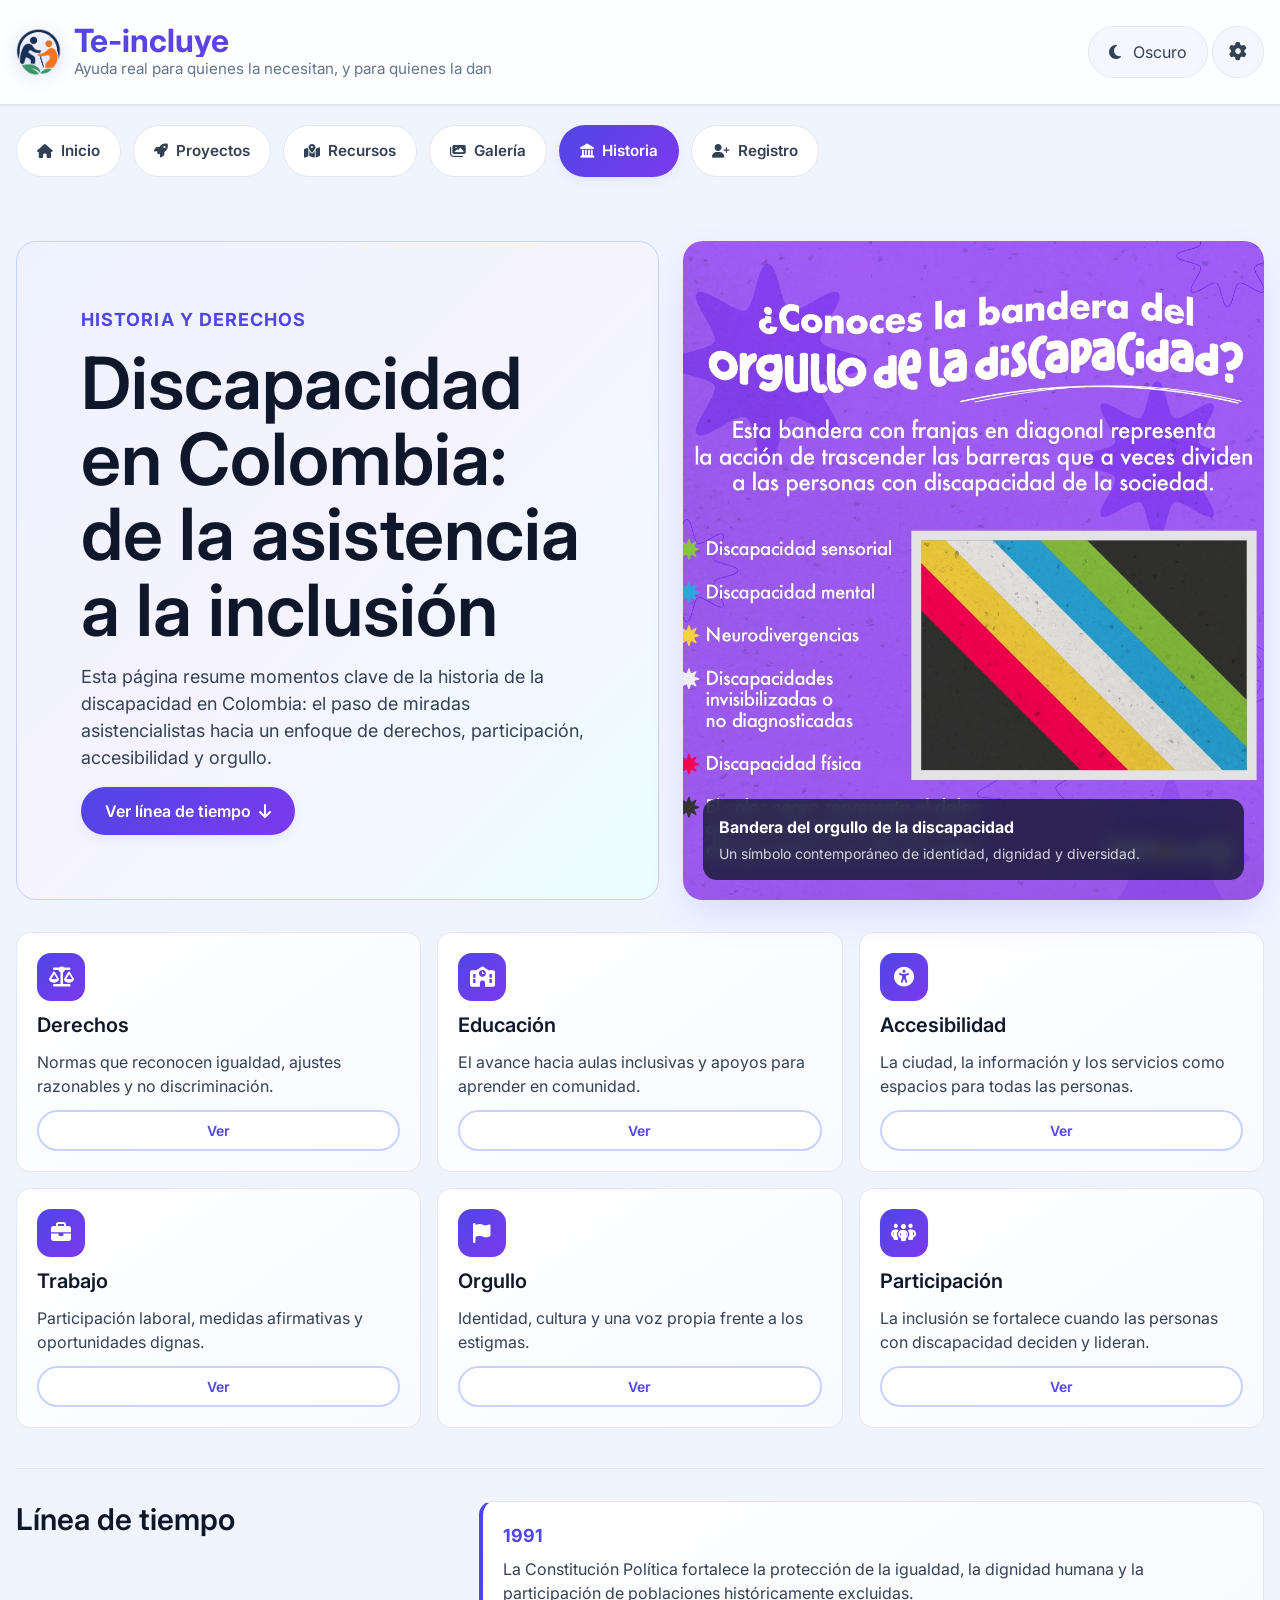
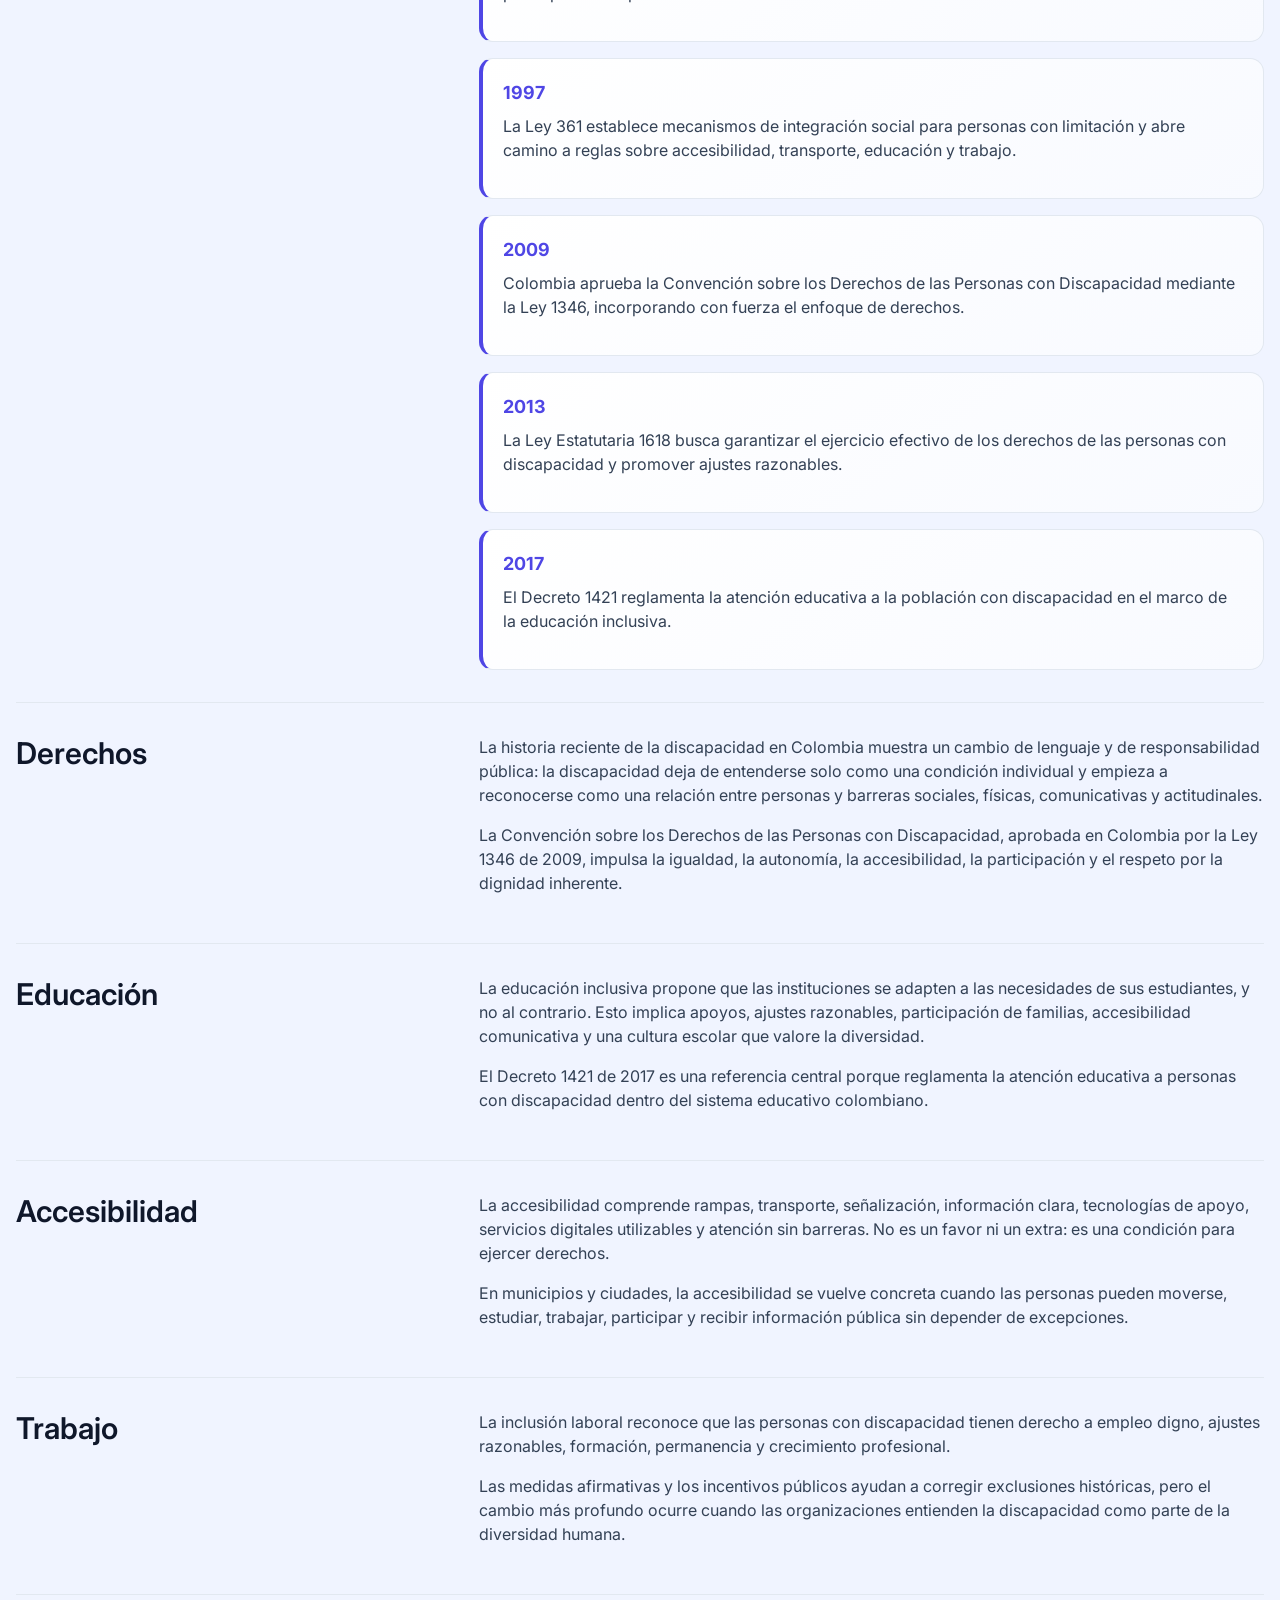
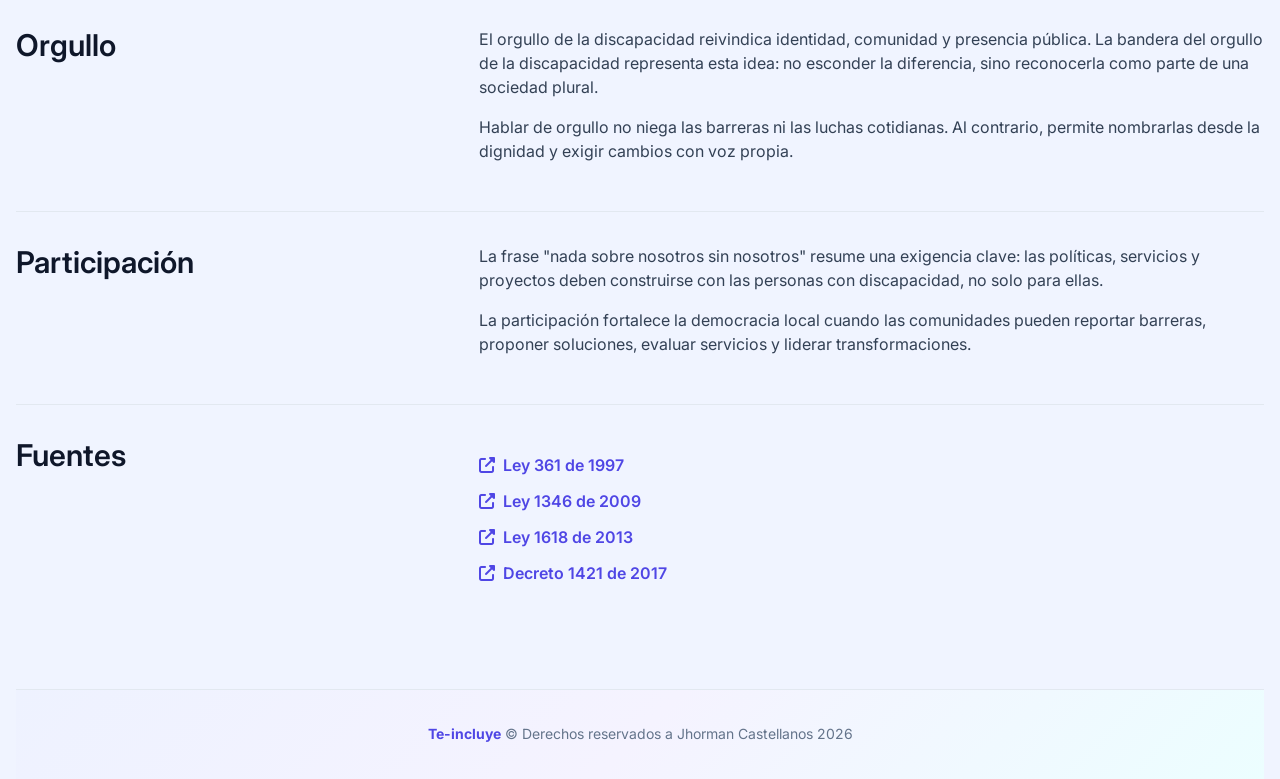
<file: historia.html>
<!DOCTYPE html>
<html lang="es">
<head>
  <meta charset="UTF-8">
  <meta name="viewport" content="width=device-width, initial-scale=1.0, maximum-scale=5.0, viewport-fit=cover">
  <meta name="description" content="Historia de la discapacidad en Colombia: derechos, inclusión, educación, accesibilidad y orgullo de la discapacidad.">
  <meta name="theme-color" content="#fafafa">
  <title>Historia de la discapacidad en Colombia · Incluyeme</title>

  <link rel="icon" type="image/png" href="assets/images/logo.png">
  <link rel="apple-touch-icon" href="assets/images/logo.png">
  <link href="https://fonts.googleapis.com/css2?family=Inter:wght@300;400;500;600;700&display=swap" rel="stylesheet">
  <link rel="stylesheet" href="https://cdnjs.cloudflare.com/ajax/libs/font-awesome/6.4.0/css/all.min.css">

  <link rel="stylesheet" href="assets/css/01-variables.css">
  <link rel="stylesheet" href="assets/css/02-reset.css">
  <link rel="stylesheet" href="assets/css/03-layout.css">
  <link rel="stylesheet" href="assets/css/04-components.css">
  <link rel="stylesheet" href="assets/css/05-forms.css">
  <link rel="stylesheet" href="assets/css/06-gallery.css">
  <link rel="stylesheet" href="assets/css/07-admin.css">
  <link rel="stylesheet" href="assets/css/08-animations.css">
  <link rel="stylesheet" href="assets/css/09-responsive.css">

</head>
<body>
  <a href="#main" class="skip-link">
    <i class="fas fa-arrow-down" aria-hidden="true"></i> Saltar al contenido
  </a>

  <header class="header">
    <div class="container">
      <div class="header-inner">
        <a href="index.html#inicio" class="logo" aria-label="Volver al inicio">
          <img src="assets/images/logo.png" alt="Incluyeme - Logo" class="logo-img">
          <div class="logo-text">
            <h1 class="logo-title">Te-incluye</h1>
            <p class="logo-slogan">Ayuda real para quienes la necesitan, y para quienes la dan</p>
          </div>
        </a>

        <div class="header-actions">
          <button class="theme-toggle" id="themeToggle" aria-label="Cambiar modo oscuro" aria-pressed="false">
            <i class="fas fa-moon" aria-hidden="true"></i>
            <span>Oscuro</span>
          </button>
          <a class="header-icon-btn" href="admin.html" aria-label="Abrir panel de administración">
            <i class="fas fa-cog" aria-hidden="true"></i>
          </a>
          <button class="menu-toggle" id="menuToggle" aria-label="Abrir menú" aria-expanded="false" aria-controls="mobileMenu">
            <i class="fas fa-bars"></i>
          </button>
        </div>
      </div>
    </div>
  </header>

  <div class="mobile-menu-overlay" id="mobileMenuOverlay" role="dialog" aria-modal="true" aria-label="Menú de navegación">
    <nav class="mobile-menu" id="mobileMenu">
      <div class="mobile-menu-header">
        <strong>Navegación</strong>
        <button class="mobile-menu-close" id="mobileMenuClose" aria-label="Cerrar menú">
          <i class="fas fa-times"></i>
        </button>
      </div>
      <a class="mobile-nav-link" href="index.html#inicio">
        <i class="fas fa-home" aria-hidden="true"></i> Inicio
      </a>
      <a class="mobile-nav-link" href="index.html#proyectos">
        <i class="fas fa-rocket" aria-hidden="true"></i> Proyectos
      </a>
      <a class="mobile-nav-link" href="index.html#recursos">
        <i class="fas fa-map-location-dot" aria-hidden="true"></i> Recursos
      </a>
      <a class="mobile-nav-link" href="index.html#galeria">
        <i class="fas fa-images" aria-hidden="true"></i> Galería
      </a>
      <a class="mobile-nav-link active" href="historia.html">
        <i class="fas fa-landmark" aria-hidden="true"></i> Historia
      </a>
      <a class="mobile-nav-link" href="index.html#registro">
        <i class="fas fa-user-plus" aria-hidden="true"></i> Registro
      </a>
    </nav>
  </div>

  <div class="container">
    <nav class="nav-tabs" aria-label="Secciones principales">
      <a class="nav-link-page" href="index.html#inicio">
        <i class="fas fa-home" aria-hidden="true"></i> Inicio
      </a>
      <a class="nav-link-page" href="index.html#proyectos">
        <i class="fas fa-rocket" aria-hidden="true"></i> Proyectos
      </a>
      <a class="nav-link-page" href="index.html#recursos">
        <i class="fas fa-map-location-dot" aria-hidden="true"></i> Recursos
      </a>
      <a class="nav-link-page" href="index.html#galeria">
        <i class="fas fa-images" aria-hidden="true"></i> Galería
      </a>
      <a class="nav-link-page active" href="historia.html" aria-current="page">
        <i class="fas fa-landmark" aria-hidden="true"></i> Historia
      </a>
      <a class="nav-link-page" href="index.html#registro">
        <i class="fas fa-user-plus" aria-hidden="true"></i> Registro
      </a>
    </nav>

    <main id="main" role="main">
      <section class="history-hero" aria-labelledby="historia-title">
        <div class="history-hero-copy">
          <p class="history-kicker">Historia y derechos</p>
          <h2 id="historia-title">Discapacidad en Colombia: de la asistencia a la inclusión</h2>
          <p>Esta página resume momentos clave de la historia de la discapacidad en Colombia: el paso de miradas asistencialistas hacia un enfoque de derechos, participación, accesibilidad y orgullo.</p>
          <a class="btn" href="#linea-tiempo">
            Ver línea de tiempo <i class="fas fa-arrow-down" aria-hidden="true"></i>
          </a>
        </div>
        <figure class="history-hero-media">
          <img src="assets/images/brd.jpg" alt="Bandera del orgullo de la discapacidad">
          <figcaption class="history-hero-caption">
            <strong>Bandera del orgullo de la discapacidad</strong>
            <span>Un símbolo contemporáneo de identidad, dignidad y diversidad.</span>
          </figcaption>
        </figure>
      </section>

      <section class="history-overview" aria-label="Resumen de secciones">
        <article class="history-card">
          <i class="fas fa-scale-balanced" aria-hidden="true"></i>
          <h3>Derechos</h3>
          <p>Normas que reconocen igualdad, ajustes razonables y no discriminación.</p>
          <a class="btn btn-secondary btn-sm" href="#derechos">Ver</a>
        </article>
        <article class="history-card">
          <i class="fas fa-school" aria-hidden="true"></i>
          <h3>Educación</h3>
          <p>El avance hacia aulas inclusivas y apoyos para aprender en comunidad.</p>
          <a class="btn btn-secondary btn-sm" href="#educacion">Ver</a>
        </article>
        <article class="history-card">
          <i class="fas fa-universal-access" aria-hidden="true"></i>
          <h3>Accesibilidad</h3>
          <p>La ciudad, la información y los servicios como espacios para todas las personas.</p>
          <a class="btn btn-secondary btn-sm" href="#accesibilidad">Ver</a>
        </article>
        <article class="history-card">
          <i class="fas fa-briefcase" aria-hidden="true"></i>
          <h3>Trabajo</h3>
          <p>Participación laboral, medidas afirmativas y oportunidades dignas.</p>
          <a class="btn btn-secondary btn-sm" href="#trabajo">Ver</a>
        </article>
        <article class="history-card">
          <i class="fas fa-flag" aria-hidden="true"></i>
          <h3>Orgullo</h3>
          <p>Identidad, cultura y una voz propia frente a los estigmas.</p>
          <a class="btn btn-secondary btn-sm" href="#orgullo">Ver</a>
        </article>
        <article class="history-card">
          <i class="fas fa-people-group" aria-hidden="true"></i>
          <h3>Participación</h3>
          <p>La inclusión se fortalece cuando las personas con discapacidad deciden y lideran.</p>
          <a class="btn btn-secondary btn-sm" href="#participacion">Ver</a>
        </article>
      </section>

      <section id="linea-tiempo" class="history-section">
        <h2>Línea de tiempo</h2>
        <div class="history-timeline">
          <article class="history-timeline-item">
            <strong>1991</strong>
            <p>La Constitución Política fortalece la protección de la igualdad, la dignidad humana y la participación de poblaciones históricamente excluidas.</p>
          </article>
          <article class="history-timeline-item">
            <strong>1997</strong>
            <p>La Ley 361 establece mecanismos de integración social para personas con limitación y abre camino a reglas sobre accesibilidad, transporte, educación y trabajo.</p>
          </article>
          <article class="history-timeline-item">
            <strong>2009</strong>
            <p>Colombia aprueba la Convención sobre los Derechos de las Personas con Discapacidad mediante la Ley 1346, incorporando con fuerza el enfoque de derechos.</p>
          </article>
          <article class="history-timeline-item">
            <strong>2013</strong>
            <p>La Ley Estatutaria 1618 busca garantizar el ejercicio efectivo de los derechos de las personas con discapacidad y promover ajustes razonables.</p>
          </article>
          <article class="history-timeline-item">
            <strong>2017</strong>
            <p>El Decreto 1421 reglamenta la atención educativa a la población con discapacidad en el marco de la educación inclusiva.</p>
          </article>
        </div>
      </section>

      <section id="derechos" class="history-section">
        <h2>Derechos</h2>
        <div>
          <p>La historia reciente de la discapacidad en Colombia muestra un cambio de lenguaje y de responsabilidad pública: la discapacidad deja de entenderse solo como una condición individual y empieza a reconocerse como una relación entre personas y barreras sociales, físicas, comunicativas y actitudinales.</p>
          <p>La Convención sobre los Derechos de las Personas con Discapacidad, aprobada en Colombia por la Ley 1346 de 2009, impulsa la igualdad, la autonomía, la accesibilidad, la participación y el respeto por la dignidad inherente.</p>
        </div>
      </section>

      <section id="educacion" class="history-section">
        <h2>Educación</h2>
        <div>
          <p>La educación inclusiva propone que las instituciones se adapten a las necesidades de sus estudiantes, y no al contrario. Esto implica apoyos, ajustes razonables, participación de familias, accesibilidad comunicativa y una cultura escolar que valore la diversidad.</p>
          <p>El Decreto 1421 de 2017 es una referencia central porque reglamenta la atención educativa a personas con discapacidad dentro del sistema educativo colombiano.</p>
        </div>
      </section>

      <section id="accesibilidad" class="history-section">
        <h2>Accesibilidad</h2>
        <div>
          <p>La accesibilidad comprende rampas, transporte, señalización, información clara, tecnologías de apoyo, servicios digitales utilizables y atención sin barreras. No es un favor ni un extra: es una condición para ejercer derechos.</p>
          <p>En municipios y ciudades, la accesibilidad se vuelve concreta cuando las personas pueden moverse, estudiar, trabajar, participar y recibir información pública sin depender de excepciones.</p>
        </div>
      </section>

      <section id="trabajo" class="history-section">
        <h2>Trabajo</h2>
        <div>
          <p>La inclusión laboral reconoce que las personas con discapacidad tienen derecho a empleo digno, ajustes razonables, formación, permanencia y crecimiento profesional.</p>
          <p>Las medidas afirmativas y los incentivos públicos ayudan a corregir exclusiones históricas, pero el cambio más profundo ocurre cuando las organizaciones entienden la discapacidad como parte de la diversidad humana.</p>
        </div>
      </section>

      <section id="orgullo" class="history-section">
        <h2>Orgullo</h2>
        <div>
          <p>El orgullo de la discapacidad reivindica identidad, comunidad y presencia pública. La bandera del orgullo de la discapacidad representa esta idea: no esconder la diferencia, sino reconocerla como parte de una sociedad plural.</p>
          <p>Hablar de orgullo no niega las barreras ni las luchas cotidianas. Al contrario, permite nombrarlas desde la dignidad y exigir cambios con voz propia.</p>
        </div>
      </section>

      <section id="participacion" class="history-section">
        <h2>Participación</h2>
        <div>
          <p>La frase "nada sobre nosotros sin nosotros" resume una exigencia clave: las políticas, servicios y proyectos deben construirse con las personas con discapacidad, no solo para ellas.</p>
          <p>La participación fortalece la democracia local cuando las comunidades pueden reportar barreras, proponer soluciones, evaluar servicios y liderar transformaciones.</p>

        </div>
      </section>

      <section class="history-section">
        <h2>Fuentes</h2>
        <div class="history-sources">
          <a href="https://www.funcionpublica.gov.co/eva/gestornormativo/norma.php?i=343" target="_blank" rel="noopener">
            <i class="fas fa-up-right-from-square" aria-hidden="true"></i> Ley 361 de 1997
          </a>
          <a href="https://www.funcionpublica.gov.co/eva/gestornormativo/norma.php?i=37150" target="_blank" rel="noopener">
            <i class="fas fa-up-right-from-square" aria-hidden="true"></i> Ley 1346 de 2009
          </a>
          <a href="https://www.funcionpublica.gov.co/eva/gestornormativo/norma.php?i=52081" target="_blank" rel="noopener">
            <i class="fas fa-up-right-from-square" aria-hidden="true"></i> Ley 1618 de 2013
          </a>
          <a href="https://www.mineducacion.gov.co/normatividad/1753/w3-article-381928.html" target="_blank" rel="noopener">
            <i class="fas fa-up-right-from-square" aria-hidden="true"></i> Decreto 1421 de 2017
          </a>
        </div>
      </section>
    </main>

    <footer>
      <p><strong>Te-incluye</strong> © Derechos reservados a Jhorman Castellanos 2026</p>
    </footer>
  </div>

  <script type="module">
    import { Theme } from './assets/js/theme.js';
    import { Navigation } from './assets/js/navigation.js';

    const initPage = () => {
      Theme.init();
      Navigation.init();
    };
    if (document.readyState === 'loading') {
      document.addEventListener('DOMContentLoaded', initPage);
    } else {
      initPage();
    }
  </script>
</body>
</html>
</file>
<file: assets/css/01-variables.css>
/**
 * 01-variables.css - Design Tokens
 * Paleta vibrante con azul/índigo como color primario
 */

:root {
  /* ===== FONDO ===== */
  --color-bg-page:         #f0f4ff;
  --color-bg-surface:      #ffffff;
  --color-bg-surface-alt:  #f5f7ff;
  --color-bg-surface-hover:#eef1fb;
  --color-bg-overlay:      rgba(15, 23, 42, 0.55);

  /* ===== PRIMARIO — Índigo vibrante ===== */
  --color-primary:         #4f46e5;
  --color-primary-hover:   #4338ca;
  --color-primary-light:   #eef2ff;
  --color-primary-text:    #ffffff;
  --color-primary-mid:     #818cf8;

  /* ===== ACENTO — Violeta/Púrpura ===== */
  --color-accent:          #7c3aed;
  --color-accent-light:    #f5f3ff;

  /* ===== SECUNDARIO — Cian/Teal ===== */
  --color-secondary:       #0891b2;
  --color-secondary-light: #ecfeff;

  /* ===== ESTADOS ===== */
  --color-success:         #10b981;
  --color-success-light:   #d1fae5;
  --color-warning:         #f59e0b;
  --color-warning-light:   #fef3c7;
  --color-error:           #ef4444;
  --color-error-light:     #fee2e2;
  --color-info:            #3b82f6;
  --color-info-light:      #dbeafe;

  /* ===== BRAND ===== */
  --color-brand-title:     #4f46e5;
  --color-brand-slogan:    #6366f1;

  /* ===== TIPOGRAFÍA ===== */
  --color-text-primary:    #0f172a;
  --color-text-secondary:  #334155;
  --color-text-muted:      #64748b;
  --color-text-inverse:    #ffffff;
  --color-text-link:       #4f46e5;
  --color-text-link-hover: #4338ca;

  /* ===== BORDES ===== */
  --color-border:          #e2e8f0;
  --color-border-focus:    #4f46e5;
  --color-border-hover:    #c7d2fe;

  /* ===== SOMBRAS con tinte de color ===== */
  --shadow-sm:  0 1px 3px 0 rgb(79 70 229 / 0.06);
  --shadow:     0 4px 12px -2px rgb(79 70 229 / 0.10);
  --shadow-md:  0 8px 20px -4px rgb(79 70 229 / 0.14);
  --shadow-lg:  0 16px 40px -8px rgb(79 70 229 / 0.18);
  --shadow-xl:  0 24px 64px -12px rgb(79 70 229 / 0.22);
  --shadow-glow:0 0 0 4px rgb(79 70 229 / 0.18);

  /* ===== GRADIENTES ===== */
  --gradient-primary: linear-gradient(135deg, #4f46e5 0%, #7c3aed 100%);
  --gradient-hero:    linear-gradient(135deg, #eef2ff 0%, #f5f3ff 50%, #ecfeff 100%);
  --gradient-card:    linear-gradient(145deg, #ffffff 0%, #f8faff 100%);
  --gradient-accent:  linear-gradient(135deg, #6366f1 0%, #8b5cf6 100%);

  /* ===== BORDER RADIUS ===== */
  --radius-xs: 6px;
  --radius-sm: 10px;
  --radius:    14px;
  --radius-lg: 20px;
  --radius-xl: 28px;
  --radius-full: 9999px;

  /* ===== SPACING ===== */
  --space-1:  0.25rem;
  --space-2:  0.5rem;
  --space-3:  0.75rem;
  --space-4:  1rem;
  --space-5:  1.25rem;
  --space-6:  1.5rem;
  --space-8:  2rem;
  --space-10: 2.5rem;
  --space-12: 3rem;
  --space-16: 4rem;

  /* ===== TIPOGRAFÍA ===== */
  --font-family: 'Inter', system-ui, -apple-system, 'Segoe UI', Roboto, sans-serif;
  --font-size-xs:   0.75rem;
  --font-size-sm:   0.875rem;
  --font-size-base: 1rem;
  --font-size-lg:   1.125rem;
  --font-size-xl:   1.25rem;
  --font-size-2xl:  1.5rem;
  --font-size-3xl:  1.875rem;
  --font-size-4xl:  2.25rem;

  --font-weight-normal:   400;
  --font-weight-medium:   500;
  --font-weight-semibold: 600;
  --font-weight-bold:     700;

  --line-height-tight:   1.25;
  --line-height-normal:  1.5;
  --line-height-relaxed: 1.75;

  /* ===== TRANSICIONES ===== */
  --transition-fast:   100ms ease;
  --transition:        160ms ease;
  --transition-slow:   300ms ease;
  --transition-spring: 220ms cubic-bezier(0.34, 1.56, 0.64, 1);

  /* ===== FOCUS ===== */
  --focus-ring:        0 0 0 3px rgb(79 70 229 / 0.35);
  --focus-ring-offset: 2px;
  --touch-target:      44px;

  /* ===== LAYOUT ===== */
  --container-max:        1680px;
  --header-height:        72px;
  --header-height-mobile: 64px;
  --nav-height:           56px;
  --sidebar-width:        280px;

  /* ===== Z-INDEX ===== */
  --z-dropdown:  100;
  --z-sticky:    200;
  --z-overlay:   300;
  --z-modal:     400;
  --z-toast:     500;
  --z-skip-link: 1000;
}

/* ===== MODO OSCURO ===== */
body.dark {
  --color-bg-page:         #0b0f1a;
  --color-bg-surface:      #131929;
  --color-bg-surface-alt:  #1a2236;
  --color-bg-surface-hover:#1e2a42;
  --color-bg-overlay:      rgba(0, 0, 0, 0.75);

  --color-primary:         #818cf8;
  --color-primary-hover:   #a5b4fc;
  --color-primary-light:   #1e2a42;
  --color-primary-text:    #0f172a;
  --color-primary-mid:     #6366f1;

  --color-accent:          #a78bfa;
  --color-accent-light:    #1e1a2e;

  --color-secondary:       #22d3ee;
  --color-secondary-light: #0c2233;

  --color-brand-title:     #a5b4fc;
  --color-brand-slogan:    #818cf8;

  --color-text-primary:    #f1f5f9;
  --color-text-secondary:  #cbd5e1;
  --color-text-muted:      #94a3b8;
  --color-text-link:       #a5b4fc;
  --color-text-link-hover: #c7d2fe;

  --color-border:          #1e2a42;
  --color-border-focus:    #818cf8;
  --color-border-hover:    #334155;

  --shadow-sm:  0 1px 3px 0 rgb(0 0 0 / 0.3);
  --shadow:     0 4px 12px -2px rgb(0 0 0 / 0.4);
  --shadow-md:  0 8px 20px -4px rgb(0 0 0 / 0.5);
  --shadow-lg:  0 16px 40px -8px rgb(0 0 0 / 0.6);
  --shadow-xl:  0 24px 64px -12px rgb(0 0 0 / 0.7);
  --shadow-glow:0 0 0 4px rgb(129 140 248 / 0.25);

  --gradient-primary: linear-gradient(135deg, #6366f1 0%, #8b5cf6 100%);
  --gradient-hero:    linear-gradient(135deg, #131929 0%, #1a1a2e 50%, #0c2233 100%);
  --gradient-card:    linear-gradient(145deg, #131929 0%, #1a2236 100%);
  --gradient-accent:  linear-gradient(135deg, #818cf8 0%, #a78bfa 100%);
}

@media (prefers-reduced-motion: reduce) {
  *, *::before, *::after {
    animation-duration: 0.01ms !important;
    animation-iteration-count: 1 !important;
    transition-duration: 0.01ms !important;
    scroll-behavior: auto !important;
  }
}
</file>
<file: assets/css/03-layout.css>
/**
 * 03-layout.css - Header, Navigation, Containers, Footer
 * Estructura principal de la página
 */

/* ===== CONTAINER ===== */
.container {
  width: 100%;
  max-width: var(--container-max);
  margin: 0 auto;
  padding: 0 clamp(var(--space-4), 4vw, var(--space-8));
}

/* ===== HEADER ===== */
.header {
  position: sticky;
  top: 0;
  z-index: var(--z-sticky);
  background: rgba(255, 255, 255, 0.85);
  backdrop-filter: blur(16px);
  -webkit-backdrop-filter: blur(16px);
  border-bottom: 1px solid var(--color-border);
  transition: background var(--transition-slow), border-color var(--transition-slow);
  box-shadow: 0 1px 0 0 var(--color-border), var(--shadow-sm);
}
body.dark .header {
  background: rgba(19, 25, 41, 0.88);
}

.header-inner {
  display: flex;
  align-items: center;
  justify-content: space-between;
  min-height: var(--header-height);
  gap: var(--space-2);
}

/* Logo */
.logo {
  display: flex;
  align-items: center;
  gap: var(--space-3);
  text-decoration: none;
  min-height: var(--touch-target);
}
.logo-icon {
  width: 40px;
  height: 40px;
  background: linear-gradient(135deg, var(--color-primary), var(--color-secondary));
  border-radius: var(--radius-sm);
  display: flex;
  align-items: center;
  justify-content: center;
  color: white;
  font-size: 1.1rem;
  flex-shrink: 0;
}
.logo-text {
  display: flex;
  flex-direction: column;
  line-height: var(--line-height-tight);
}
.logo-text h1 {
  font-size: var(--font-size-lg);
  font-weight: var(--font-weight-bold);
  color: var(--color-text-primary);
  margin: 0;
}
.logo-text p {
  font-size: var(--font-size-xs);
  color: var(--color-text-muted);
  margin: 0;
  font-weight: var(--font-weight-normal);
}

/* Header Actions */
.header-actions {
  display: flex;
  align-items: center;
  gap: var(--space-1);
}

/* ===== NAVIGATION - DESKTOP ===== */
.nav-tabs {
  display: none;
  flex-wrap: wrap;
  gap: var(--space-2);
  padding: var(--space-3) 0;
  margin-bottom: var(--space-6);
  overflow-x: auto;
  scroll-snap-type: x mandatory;
  -webkit-overflow-scrolling: touch;
  scrollbar-width: none;
}
.nav-tabs::-webkit-scrollbar { display: none; }

.nav-btn,
.nav-link-page {
  background: var(--color-bg-surface);
  border: 1.5px solid var(--color-border);
  padding: var(--space-3) var(--space-4);
  border-radius: var(--radius-full);
  font-weight: var(--font-weight-semibold);
  font-size: var(--font-size-sm);
  color: var(--color-text-secondary);
  cursor: pointer;
  transition: all var(--transition);
  white-space: nowrap;
  display: flex;
  align-items: center;
  gap: var(--space-2);
  min-height: var(--touch-target);
  min-width: var(--touch-target);
  scroll-snap-align: start;
  text-decoration: none;
}
.nav-btn:hover,
.nav-link-page:hover {
  border-color: var(--color-primary);
  color: var(--color-primary);
  background: var(--color-primary-light);
  text-decoration: none;
  box-shadow: var(--shadow-sm);
}
.nav-btn.active,
.nav-link-page.active {
  background: var(--gradient-primary);
  border-color: transparent;
  color: white;
  box-shadow: var(--shadow);
}
.nav-btn i,
.nav-link-page i { font-size: var(--font-size-sm); }

/* ===== MOBILE MENU ===== */
.menu-toggle,
.theme-toggle,
.header-icon-btn {
  background: var(--color-bg-surface-alt);
  border: 1.5px solid var(--color-border);
  border-radius: var(--radius-full);
  min-width: var(--touch-target);
  min-height: var(--touch-target);
  display: flex;
  align-items: center;
  justify-content: center;
  cursor: pointer;
  transition: all var(--transition);
  color: var(--color-text-secondary);
  font-size: var(--font-size-base);
  text-decoration: none;
}
.menu-toggle:hover,
.theme-toggle:hover,
.header-icon-btn:hover {
  background: var(--color-primary-light);
  border-color: var(--color-primary);
  color: var(--color-primary);
  text-decoration: none;
  box-shadow: var(--shadow-sm);
}
.header-icon-btn.active {
  background: var(--gradient-primary);
  border-color: transparent;
  color: white;
  box-shadow: var(--shadow);
}

.header-icon-btn:focus-visible {
  outline: none;
  box-shadow: var(--focus-ring);
}
.theme-toggle span { display: none; }

/* Mobile Menu Overlay */
.mobile-menu-overlay {
  position: fixed;
  top: 0;
  left: 0;
  right: 0;
  bottom: 0;
  background: var(--color-bg-overlay);
  z-index: var(--z-overlay);
  opacity: 0;
  visibility: hidden;
  transition: opacity var(--transition-slow), visibility var(--transition-slow);
}
.mobile-menu-overlay.active {
  opacity: 1;
  visibility: visible;
}

.mobile-menu {
  position: fixed;
  top: 0;
  left: -100%;
  width: 85%;
  max-width: 320px;
  height: 100vh;
  height: 100dvh;
  background: var(--color-bg-surface);
  z-index: var(--z-modal);
  padding: calc(var(--header-height-mobile) + var(--space-4)) var(--space-4) var(--space-6);
  transition: left var(--transition-slow);
  display: flex;
  flex-direction: column;
  gap: var(--space-2);
  overflow-y: auto;
  -webkit-overflow-scrolling: touch;
}
body.dark .mobile-menu { background: var(--color-bg-surface); }
.mobile-menu-overlay.active .mobile-menu { left: 0; }

.mobile-menu-header {
  display: flex;
  justify-content: space-between;
  align-items: center;
  padding-bottom: var(--space-4);
  border-bottom: 1px solid var(--color-border);
  margin-bottom: var(--space-4);
}
.mobile-menu-close {
  background: none;
  border: none;
  font-size: var(--font-size-2xl);
  color: var(--color-text-primary);
  min-width: var(--touch-target);
  min-height: var(--touch-target);
  display: flex;
  align-items: center;
  justify-content: center;
  cursor: pointer;
  border-radius: var(--radius-sm);
}
.mobile-menu-close:hover { background: var(--color-bg-surface-alt); }

.mobile-nav-btn,
.mobile-nav-link {
  background: var(--color-bg-surface-alt);
  border: 2px solid var(--color-border);
  padding: var(--space-4);
  border-radius: var(--radius);
  font-weight: var(--font-weight-semibold);
  font-size: var(--font-size-base);
  color: var(--color-text-secondary);
  cursor: pointer;
  transition: all var(--transition);
  display: flex;
  align-items: center;
  gap: var(--space-3);
  text-align: left;
  min-height: var(--touch-target);
  text-decoration: none;
}
.mobile-nav-btn:hover,
.mobile-nav-btn:focus,
.mobile-nav-link:hover,
.mobile-nav-link:focus {
  border-color: var(--color-primary);
  color: var(--color-primary);
  background: var(--color-primary-light);
  text-decoration: none;
}
.mobile-nav-btn.active,
.mobile-nav-link.active {
  background: var(--color-primary);
  border-color: var(--color-primary);
  color: var(--color-text-inverse);
}

/* ===== MAIN CONTENT ===== */
main {
  min-height: calc(100vh - var(--header-height) - 200px);
  padding: var(--space-6) 0;
}

.section {
  display: none;
  animation: fadeIn var(--transition-slow);
}
.section.active-section {
  display: block;
}
@keyframes fadeIn {
  from { opacity: 0; transform: translateY(var(--space-2)); }
  to { opacity: 1; transform: translateY(0); }
}

/* ===== FOOTER ===== */
footer {
  margin-top: var(--space-12);
  padding: var(--space-8) 0;
  border-top: 1px solid var(--color-border);
  text-align: center;
  background: var(--gradient-hero);
}
footer p {
  font-size: var(--font-size-sm);
  color: var(--color-text-muted);
  line-height: var(--line-height-relaxed);
  margin: 0;
}
footer strong { color: var(--color-primary); }

/* ===== BREAKPOINTS ===== */
@media (min-width: 480px) {
  .theme-toggle span {
    display: inline;
    margin-left: var(--space-1);
  }
  .theme-toggle {
    padding: 0 var(--space-3);
    gap: var(--space-2);
    min-width: auto;
  }
}

@media (min-width: 769px) {
  .nav-tabs { display: flex; }
  .menu-toggle,
  .mobile-menu-overlay { display: none !important; }
}

@media (min-width: 1024px) {
  .header-inner {
    min-height: 104px;
    gap: var(--space-8);
  }

  .logo {
    gap: var(--space-4);
  }

  .logo-img {
    height: 72px;
  }

  .logo-text h1,
  .logo-title {
    font-size: 2rem;
    line-height: 1;
  }

  .logo-text p,
  .logo-slogan {
    max-width: 520px;
    font-size: 0.95rem;
    line-height: 1.35;
  }

  .theme-toggle {
    min-height: 52px;
    padding: 0 var(--space-5);
    font-size: var(--font-size-base);
  }

  .header-icon-btn {
    min-width: 52px;
    min-height: 52px;
    font-size: var(--font-size-lg);
  }

  .nav-tabs {
    justify-content: flex-start;
    gap: var(--space-3);
    padding: var(--space-5) 0 var(--space-8);
    margin-bottom: var(--space-8);
  }

  .nav-btn,
  .nav-link-page {
    min-height: 52px;
    padding: var(--space-3) var(--space-5);
    font-size: 0.95rem;
  }

  main {
    padding-top: 0;
  }
}

/* ===== SAFE AREA ===== */
@supports (padding: max(0px)) {
  .container {
    padding-left: max(var(--space-4), env(safe-area-inset-left));
    padding-right: max(var(--space-4), env(safe-area-inset-right));
  }
}
</file>
<file: assets/css/04-components.css>
/**
 * 04-components.css - Componentes UI
 * Cards, botones, badges, stats, hero — rediseño visual completo
 */

/* ===== LOGO ===== */
.logo { display:flex; align-items:center; gap:var(--space-3); text-decoration:none; }
.logo-img { height:48px; width:auto; flex-shrink:0; filter:drop-shadow(0 2px 8px rgb(79 70 229 / 0.25)); }
.logo-text { display:flex; flex-direction:column; gap:2px; }
.logo-title {
  font-size: var(--font-size-xl);
  font-weight: var(--font-weight-bold);
  color: var(--color-brand-title);
  margin: 0;
  line-height: var(--line-height-tight);
  background: var(--gradient-primary);
  -webkit-background-clip: text;
  -webkit-text-fill-color: transparent;
  background-clip: text;
}
.logo-slogan {
  font-size: var(--font-size-sm);
  color: var(--color-text-muted);
  margin: 0;
  font-weight: var(--font-weight-medium);
}

/* ===== HERO ===== */
.hero {
  background: var(--gradient-hero);
  border-radius: var(--radius-xl);
  padding: clamp(var(--space-6), 4vw, var(--space-10));
  margin-bottom: var(--space-8);
  text-align: center;
  position: relative;
  overflow: hidden;
  border: 1px solid var(--color-border-hover);
}
.hero::before {
  content: '';
  position: absolute;
  top: -60px; right: -60px;
  width: 280px; height: 280px;
  background: radial-gradient(circle, rgb(99 102 241 / 0.18) 0%, transparent 70%);
  pointer-events: none;
}
.hero::after {
  content: '';
  position: absolute;
  bottom: -40px; left: -40px;
  width: 200px; height: 200px;
  background: radial-gradient(circle, rgb(124 58 237 / 0.12) 0%, transparent 70%);
  pointer-events: none;
}
.hero h2 {
  font-size: clamp(var(--font-size-2xl), 5vw, var(--font-size-4xl));
  font-weight: var(--font-weight-bold);
  color: var(--color-text-primary);
  margin-bottom: var(--space-3);
  position: relative;
  line-height: var(--line-height-tight);
}
.hero p {
  font-size: clamp(var(--font-size-base), 3vw, var(--font-size-lg));
  color: var(--color-text-secondary);
  max-width: 650px;
  margin: 0 auto var(--space-4);
  position: relative;
}

/* ===== FEATURED BANNER ===== */
.featured-banner {
  position: relative;
  border-radius: var(--radius-lg);
  overflow: hidden;
  margin-bottom: var(--space-8);
  background: var(--color-bg-surface-alt);
  aspect-ratio: 16/9;
  box-shadow: var(--shadow-lg);
}
.featured-banner img, .featured-banner video { width:100%; height:100%; object-fit:cover; }
.featured-banner-content {
  position: absolute; bottom:0; left:0; right:0;
  padding: var(--space-6);
  background: linear-gradient(to top, rgba(15,23,42,0.85), transparent);
  color: white;
}
.featured-banner-content h3 { color:white; margin-bottom:var(--space-2); }
.featured-banner-content p  { color:rgba(255,255,255,0.85); margin:0; }

/* ===== STATS GRID ===== */
.stats-grid {
  display: grid;
  grid-template-columns: 1fr;
  gap: var(--space-4);
  margin-bottom: var(--space-8);
}
.stat-card {
  background: var(--gradient-card);
  border-radius: var(--radius-lg);
  padding: var(--space-5);
  border: 1px solid var(--color-border);
  transition: transform var(--transition-spring), box-shadow var(--transition);
  display: flex;
  align-items: flex-start;
  gap: var(--space-4);
  position: relative;
  overflow: hidden;
}
.stat-card::before {
  content: '';
  position: absolute;
  top: 0; right: 0;
  width: 80px; height: 80px;
  background: radial-gradient(circle at top right, rgb(79 70 229 / 0.08), transparent 70%);
  pointer-events: none;
}
.stat-card:hover {
  transform: translateY(-3px);
  box-shadow: var(--shadow-lg);
  border-color: var(--color-border-hover);
}
.stat-icon {
  width: 48px; height: 48px;
  background: var(--gradient-primary);
  border-radius: var(--radius);
  display: flex; align-items: center; justify-content: center;
  color: white;
  font-size: var(--font-size-xl);
  flex-shrink: 0;
  box-shadow: var(--shadow);
}
.stat-content h3 {
  font-size: var(--font-size-base);
  font-weight: var(--font-weight-semibold);
  margin-bottom: var(--space-1);
  color: var(--color-text-primary);
}
.stat-content p { font-size:var(--font-size-sm); color:var(--color-text-muted); margin:0; }

/* ===== CARDS ===== */
.card {
  background: var(--gradient-card);
  border-radius: var(--radius-lg);
  padding: var(--space-5);
  border: 1px solid var(--color-border);
  transition: transform var(--transition-spring), box-shadow var(--transition);
  display: flex; flex-direction: column; gap: var(--space-3);
  position: relative; overflow: hidden;
}
.card::after {
  content: '';
  position: absolute;
  top: 0; left: 0; right: 0;
  height: 3px;
  background: var(--gradient-primary);
  opacity: 0;
  transition: opacity var(--transition);
}
.card:hover {
  transform: translateY(-3px);
  box-shadow: var(--shadow-lg);
  border-color: var(--color-border-hover);
}
.card:hover::after { opacity: 1; }
.card-header { display:flex; align-items:flex-start; justify-content:space-between; gap:var(--space-3); }
.card-icon {
  width: 40px; height: 40px;
  background: var(--gradient-primary);
  border-radius: var(--radius-sm);
  display: flex; align-items: center; justify-content: center;
  color: white;
  font-size: var(--font-size-lg);
  flex-shrink: 0;
  box-shadow: var(--shadow-sm);
}
.card-badge {
  background: var(--color-primary-light);
  color: var(--color-primary);
  padding: var(--space-1) var(--space-3);
  border-radius: var(--radius-full);
  font-size: var(--font-size-xs);
  font-weight: var(--font-weight-semibold);
  white-space: nowrap;
  border: 1px solid var(--color-border-hover);
}
.card h3 { font-size:var(--font-size-base); font-weight:var(--font-weight-semibold); color:var(--color-text-primary); margin:0; }
.card p  { font-size:var(--font-size-sm); color:var(--color-text-secondary); flex-grow:1; margin:0; }
.card-image { width:100%; aspect-ratio:16/9; object-fit:cover; border-radius:var(--radius-sm); margin-bottom:var(--space-3); }

/* ===== BUTTONS ===== */
.btn {
  display: inline-flex; align-items: center; justify-content: center;
  gap: var(--space-2);
  padding: var(--space-3) var(--space-6);
  background: var(--gradient-primary);
  color: white;
  border: none;
  border-radius: var(--radius-full);
  font-weight: var(--font-weight-semibold);
  font-size: var(--font-size-base);
  cursor: pointer;
  transition: all var(--transition);
  text-decoration: none;
  min-height: var(--touch-target);
  white-space: nowrap;
  box-shadow: var(--shadow);
  position: relative;
  overflow: hidden;
}
.btn::before {
  content: '';
  position: absolute; inset: 0;
  background: rgba(255,255,255,0);
  transition: background var(--transition);
}
.btn:hover {
  transform: translateY(-2px);
  box-shadow: var(--shadow-md);
  text-decoration: none;
  color: white;
}
.btn:hover::before { background: rgba(255,255,255,0.08); }
.btn:active { transform: translateY(0); box-shadow: var(--shadow-sm); }

.btn-secondary {
  background: var(--color-bg-surface);
  color: var(--color-primary);
  border: 2px solid var(--color-border-hover);
  box-shadow: none;
}
.btn-secondary::before { display: none; }
.btn-secondary:hover {
  background: var(--color-primary-light);
  border-color: var(--color-primary);
  color: var(--color-primary);
  box-shadow: var(--shadow-sm);
}

.btn-sm { padding:var(--space-2) var(--space-4); font-size:var(--font-size-sm); min-height:38px; }
.btn-full { width:100%; }
.btn-icon { padding:var(--space-3); min-width:var(--touch-target); }

/* ===== BADGES ===== */
.badge {
  display: inline-flex; align-items: center; gap: var(--space-1);
  padding: var(--space-1) var(--space-3);
  background: var(--color-primary-light);
  color: var(--color-primary);
  border-radius: var(--radius-full);
  font-size: var(--font-size-xs);
  font-weight: var(--font-weight-semibold);
  border: 1px solid var(--color-border-hover);
}
.badge-success { background:var(--color-success-light); color:#065f46; border-color:#a7f3d0; }
.badge-warning { background:var(--color-warning-light); color:#92400e; border-color:#fde68a; }
.badge-error   { background:var(--color-error-light);   color:#991b1b; border-color:#fca5a5; }
.badge-info    { background:var(--color-info-light);    color:#1e40af; border-color:#93c5fd; }

/* ===== SECTION HEADERS ===== */
.section-header {
  display: flex; align-items: center; justify-content: space-between;
  margin-bottom: var(--space-6);
  flex-wrap: wrap; gap: var(--space-3);
}
.section-header h2 {
  margin: 0;
  display: flex; align-items: center; gap: var(--space-2);
}
.section-header h2 i {
  color: var(--color-primary);
  background: var(--color-primary-light);
  width: 36px; height: 36px;
  border-radius: var(--radius-sm);
  display: inline-flex; align-items: center; justify-content: center;
  font-size: 1rem;
}
.section-actions { display:flex; gap:var(--space-2); }

/* ===== HIGHLIGHT BOX ===== */
.highlight-box {
  background: var(--color-primary-light);
  border-left: 4px solid var(--color-primary);
  padding: var(--space-4) var(--space-5);
  border-radius: var(--radius-sm);
  margin-bottom: var(--space-6);
}

/* ===== GRID UTILITIES ===== */
.grid-2 { display:grid; grid-template-columns:repeat(2,1fr); gap:var(--space-4); }
.grid-3 { display:grid; grid-template-columns:repeat(3,1fr); gap:var(--space-4); }
.grid-4 { display:grid; grid-template-columns:repeat(4,1fr); gap:var(--space-4); }

/* ===== HISTORY PAGE ===== */
.history-hero {
  display: grid; gap: var(--space-6);
  align-items: stretch; margin-bottom: var(--space-8);
}
.history-hero-copy {
  background: var(--gradient-hero);
  border: 1px solid var(--color-border-hover);
  border-radius: var(--radius-lg);
  padding: var(--space-6);
}
.history-kicker {
  color: var(--color-primary);
  font-size: var(--font-size-sm);
  font-weight: var(--font-weight-bold);
  margin-bottom: var(--space-3);
  text-transform: uppercase;
  letter-spacing: 0.06em;
}
.history-hero-copy h2 { font-size:clamp(var(--font-size-3xl),8vw,4.5rem); line-height:1.05; margin-bottom:var(--space-4); }
.history-hero-copy p  { max-width:780px; font-size:var(--font-size-lg); }
.history-hero-media {
  min-height: 320px; border-radius: var(--radius-lg);
  overflow: hidden; position: relative;
  background: var(--color-bg-surface-alt);
  box-shadow: var(--shadow-lg);
}
.history-hero-media img { width:100%; height:100%; min-height:320px; object-fit:cover; }
.history-hero-caption {
  position: absolute; left:var(--space-5); right:var(--space-5); bottom:var(--space-5);
  padding: var(--space-4); border-radius: var(--radius);
  background: rgba(15,23,42,0.78);
  backdrop-filter: blur(8px);
  color: white;
}
.history-hero-caption strong, .history-hero-caption span { display:block; }
.history-hero-caption span { margin-top:var(--space-1); color:rgba(255,255,255,0.8); font-size:var(--font-size-sm); }

.history-overview {
  display: grid; grid-template-columns:1fr;
  gap: var(--space-4); margin-bottom: var(--space-10);
}
.history-card {
  background: var(--gradient-card);
  border: 1px solid var(--color-border);
  border-radius: var(--radius);
  padding: var(--space-5);
  display: flex; flex-direction: column; gap: var(--space-3);
  transition: transform var(--transition-spring), box-shadow var(--transition);
}
.history-card:hover { transform:translateY(-2px); box-shadow:var(--shadow-md); }
.history-card i {
  width:48px; height:48px; border-radius:var(--radius);
  background: var(--gradient-primary);
  color: white;
  display: inline-flex; align-items:center; justify-content:center;
  font-size: var(--font-size-xl);
  box-shadow: var(--shadow-sm);
}
.history-card h3 { font-size:var(--font-size-xl); margin:0; }
.history-card p  { margin:0; }

.history-section {
  display: grid; gap: var(--space-5);
  padding: var(--space-8) 0;
  border-top: 1px solid var(--color-border);
  scroll-margin-top: calc(var(--header-height) + var(--space-8));
}
.history-section h2 { font-size:var(--font-size-3xl); }
.history-section p  { max-width:920px; }

.history-timeline { display:grid; gap:var(--space-4); }
.history-timeline-item {
  display: grid; gap: var(--space-2);
  padding: var(--space-5);
  border-left: 4px solid var(--color-primary);
  border-radius: var(--radius);
  background: var(--gradient-card);
  border: 1px solid var(--color-border);
  border-left: 4px solid var(--color-primary);
  transition: box-shadow var(--transition);
}
.history-timeline-item:hover { box-shadow: var(--shadow-md); }
.history-timeline-item strong { color:var(--color-primary); font-size:var(--font-size-lg); }

.history-sources { display:grid; gap:var(--space-3); margin-top:var(--space-4); }
.history-sources a {
  display: inline-flex; align-items:center; gap:var(--space-2);
  color: var(--color-primary); font-weight:var(--font-weight-semibold);
}

/* ===== RESPONSIVE ===== */
@media (min-width: 640px) {
  .stats-grid { grid-template-columns:repeat(2,1fr); }
  .history-overview { grid-template-columns:repeat(2,minmax(0,1fr)); }
}
@media (min-width: 1024px) {
  .stats-grid { grid-template-columns:repeat(3,1fr); }
  .grid-2 { grid-template-columns:repeat(2,1fr); }
  .grid-3 { grid-template-columns:repeat(3,1fr); }
  .grid-4 { grid-template-columns:repeat(4,1fr); }

  #inicio.active-section {
    display: grid;
    grid-template-columns: repeat(12, minmax(0, 1fr));
    gap: var(--space-6);
    align-items: stretch;
  }
  #inicio > .hero {
    order:1; grid-column:1/8;
    min-height:500px; margin-bottom:0;
    padding:var(--space-16); text-align:left;
    display:flex; flex-direction:column; justify-content:center;
  }
  #inicio > .hero h2 { max-width:720px; font-size:clamp(3.25rem,4.7vw,5.7rem); }
  #inicio > .hero p  { max-width:720px; font-size:1.2rem; margin-left:0; margin-right:0; }
  #featuredBanner { order:2; grid-column:8/-1; min-height:500px; }
  #featuredBanner .featured-banner { height:100%; min-height:500px; margin-bottom:0; }
  #inicio > .stats-grid { order:3; grid-column:1/-1; margin:0 0 var(--space-4); }
  #inicio > .section-header,
  #inicio > .grid-cards,
  #inicio > #galeriaPreview { order:4; grid-column:1/-1; }
  #inicio > .section-header { margin:var(--space-6) 0 0; padding-top:var(--space-4); border-top:1px solid var(--color-border); }
  .grid-cards { display:grid; grid-template-columns:repeat(3,minmax(260px,1fr)); gap:var(--space-5); }
  .stat-card { min-height:92px; padding:var(--space-6); align-items:center; }
  .stat-icon { width:56px; height:56px; font-size:var(--font-size-2xl); }
  .section-header h2 { font-size:2rem; }
  .card { padding:var(--space-6); }
  .history-hero { grid-template-columns:minmax(0,1.05fr) minmax(0,0.95fr); }
  .history-hero-copy { padding:var(--space-16); }
  .history-hero-media, .history-hero-media img { min-height:540px; }
  .history-overview { grid-template-columns:repeat(3,minmax(0,1fr)); }
  .history-section { grid-template-columns:minmax(260px,0.35fr) minmax(0,0.65fr); gap:var(--space-10); }
  .history-section h2 { position:sticky; top:calc(var(--header-height) + var(--space-8)); align-self:start; }
}
</file>
<file: assets/css/05-forms.css>
/**
 * 05-forms.css - Form Elements, Inputs, Validation
 * Estilos para formularios accesibles y responsive
 */

/* ===== FORM CARD ===== */
.form-card {
  background: var(--color-bg-surface);
  border-radius: var(--radius-lg);
  padding: clamp(var(--space-5), 4vw, var(--space-8));
  border: 1px solid var(--color-border);
  margin-bottom: var(--space-6);
}
.form-card h2 {
  font-size: var(--font-size-2xl);
  font-weight: var(--font-weight-bold);
  margin-bottom: var(--space-2);
  color: var(--color-text-primary);
}
.form-card > p {
  color: var(--color-text-muted);
  margin-bottom: var(--space-6);
  font-size: var(--font-size-sm);
}

/* ===== FORM GRID ===== */
.form-grid {
  display: grid;
  grid-template-columns: 1fr;
  gap: var(--space-4);
}
.form-group {
  display: flex;
  flex-direction: column;
  gap: var(--space-2);
}
.form-group.full-width { grid-column: 1 / -1; }

/* ===== LABELS ===== */
label {
  font-weight: var(--font-weight-medium);
  font-size: var(--font-size-sm);
  color: var(--color-text-secondary);
  display: flex;
  align-items: center;
  gap: var(--space-1);
}
label .required {
  color: var(--color-error);
}
label i {
  color: var(--color-primary);
  font-size: var(--font-size-xs);
}

/* ===== INPUTS ===== */
input, select, textarea {
  width: 100%;
  padding: var(--space-3) var(--space-4);
  background: var(--color-bg-surface-alt);
  border: 2px solid var(--color-border);
  border-radius: var(--radius);
  font-size: var(--font-size-base); /* CRÍTICO: evita zoom en iOS */
  color: var(--color-text-primary);
  transition: border-color var(--transition), box-shadow var(--transition);
  min-height: var(--touch-target);
}
input::placeholder,
textarea::placeholder,
select:invalid {
  color: var(--color-text-muted);
}
input:hover, select:hover, textarea:hover {
  border-color: var(--color-border-hover);
}
input:focus, select:focus, textarea:focus {
  outline: none;
  border-color: var(--color-border-focus);
  box-shadow: var(--focus-ring);
  background: var(--color-bg-surface);
}
input:disabled, select:disabled, textarea:disabled {
  opacity: 0.6;
  cursor: not-allowed;
  background: var(--color-bg-surface-alt);
}

/* Input types for mobile keyboards */
input[type="email"] { inputmode: "email"; }
input[type="tel"] { inputmode: "tel"; }
input[type="number"] { inputmode: "numeric"; }
input[type="search"] { inputmode: "search"; }

/* ===== TEXTAREA ===== */
textarea {
  resize: vertical;
  min-height: 120px;
  line-height: var(--line-height-normal);
}

/* ===== SELECT ===== */
select {
  appearance: none;
  background-image: url("data:image/svg+xml,%3Csvg xmlns='http://www.w3.org/2000/svg' width='16' height='16' viewBox='0 0 24 24' fill='none' stroke='%23737373' stroke-width='2' stroke-linecap='round' stroke-linejoin='round'%3E%3Cpath d='m6 9 6 6 6-6'/%3E%3C/svg%3E");
  background-repeat: no-repeat;
  background-position: right var(--space-3) center;
  background-size: 16px;
  padding-right: var(--space-8);
}

/* ===== CHECKBOX & RADIO ===== */
.checkbox-group,
.radio-group {
  display: flex;
  flex-wrap: wrap;
  gap: var(--space-3) var(--space-4);
}
.checkbox-label,
.radio-label {
  display: flex;
  align-items: flex-start;
  gap: var(--space-2);
  font-weight: var(--font-weight-normal);
  font-size: var(--font-size-sm);
  color: var(--color-text-secondary);
  cursor: pointer;
  min-height: var(--touch-target);
  padding: var(--space-1) 0;
}
.checkbox-label input[type="checkbox"],
.checkbox-label input[type="radio"],
.radio-label input[type="checkbox"],
.radio-label input[type="radio"] {
  width: 20px;
  height: 20px;
  min-width: 20px;
  min-height: 20px;
  margin-top: 2px;
  accent-color: var(--color-primary);
  cursor: pointer;
}

/* ===== VALIDATION STATES ===== */
.input-error {
  border-color: var(--color-error) !important;
  background: rgba(239, 68, 68, 0.05) !important;
}
.input-success {
  border-color: var(--color-success) !important;
  background: rgba(34, 197, 94, 0.05) !important;
}
.form-message {
  font-size: var(--font-size-xs);
  margin-top: var(--space-1);
  display: flex;
  align-items: center;
  gap: var(--space-1);
}
.form-message.error { color: var(--color-error); }
.form-message.success { color: var(--color-success); }

/* ===== FORM ACTIONS ===== */
.form-actions {
  display: flex;
  gap: var(--space-3);
  margin-top: var(--space-6);
  flex-wrap: wrap;
}
.form-actions .btn { flex: 1; min-width: 150px; }

/* ===== SEARCH BAR ===== */
.search-bar {
  position: relative;
  display: flex;
  align-items: center;
}
.search-bar input {
  padding-left: var(--space-10);
  padding-right: var(--space-10);
}
.search-bar i {
  position: absolute;
  left: var(--space-4);
  color: var(--color-text-muted);
  pointer-events: none;
}
.search-bar .btn-clear {
  position: absolute;
  right: var(--space-4);
  background: none;
  border: none;
  color: var(--color-text-muted);
  cursor: pointer;
  padding: var(--space-2);
  min-width: var(--touch-target);
  min-height: var(--touch-target);
  display: flex;
  align-items: center;
  justify-content: center;
  border-radius: var(--radius-full);
}
.search-bar .btn-clear:hover {
  background: var(--color-bg-surface-hover);
  color: var(--color-text-primary);
}

/* ===== FILTERS ===== */
.filters-bar {
  display: flex;
  gap: var(--space-3);
  margin-bottom: var(--space-6);
  flex-wrap: wrap;
  align-items: center;
}
.filter-chip {
  background: var(--color-bg-surface-alt);
  border: 2px solid var(--color-border);
  padding: var(--space-2) var(--space-4);
  border-radius: var(--radius-full);
  font-size: var(--font-size-sm);
  font-weight: var(--font-weight-medium);
  color: var(--color-text-secondary);
  cursor: pointer;
  transition: all var(--transition);
  display: flex;
  align-items: center;
  gap: var(--space-2);
  min-height: var(--touch-target);
}
.filter-chip:hover,
.filter-chip.active {
  border-color: var(--color-primary);
  color: var(--color-primary);
  background: var(--color-primary-light);
}
.filter-chip .remove {
  margin-left: var(--space-1);
  font-size: var(--font-size-xs);
}

/* ===== PAGINATION ===== */
.pagination {
  display: flex;
  justify-content: center;
  align-items: center;
  gap: var(--space-2);
  margin-top: var(--space-8);
}
.pagination-btn {
  background: var(--color-bg-surface);
  border: 2px solid var(--color-border);
  min-width: var(--touch-target);
  min-height: var(--touch-target);
  border-radius: var(--radius-sm);
  display: flex;
  align-items: center;
  justify-content: center;
  cursor: pointer;
  transition: all var(--transition);
  color: var(--color-text-secondary);
}
.pagination-btn:hover,
.pagination-btn.active {
  border-color: var(--color-primary);
  color: var(--color-primary);
  background: var(--color-primary-light);
}
.pagination-btn:disabled {
  opacity: 0.5;
  cursor: not-allowed;
}
.pagination-numbers {
  display: flex;
  gap: var(--space-1);
}
.pagination-numbers button {
  min-width: 36px;
}

/* ===== RESPONSIVE ===== */
@media (min-width: 640px) {
  .form-grid { grid-template-columns: repeat(2, 1fr); }
  .form-actions { justify-content: flex-end; }
  .form-actions .btn { flex: auto; }
}

@media (max-width: 480px) {
  .form-actions { flex-direction: column; }
  .form-actions .btn { width: 100%; }
}

/* ===== REGISTRO — SECCIÓN COMPLETA ===== */

/* Hero del registro */
.registro-hero {
  display: flex;
  flex-direction: column;
  gap: var(--space-5);
  margin-bottom: var(--space-8);
  padding: var(--space-6);
  background: var(--gradient-hero);
  border: 1px solid var(--color-border-hover);
  border-radius: var(--radius-lg);
}
.registro-hero-text .registro-kicker {
  display: inline-flex;
  align-items: center;
  gap: var(--space-2);
  background: var(--color-primary-light);
  color: var(--color-primary);
  border: 1px solid var(--color-border-hover);
  padding: var(--space-2) var(--space-4);
  border-radius: var(--radius-full);
  font-size: var(--font-size-sm);
  font-weight: var(--font-weight-semibold);
  margin-bottom: var(--space-3);
}
.registro-hero-text h2 {
  font-size: clamp(1.5rem, 4vw, 2.25rem);
  font-weight: var(--font-weight-bold);
  margin-bottom: var(--space-2);
  color: var(--color-text-primary);
  line-height: var(--line-height-tight);
}
.registro-hero-text p {
  font-size: var(--font-size-base);
  color: var(--color-text-secondary);
  margin: 0;
  max-width: 640px;
}
.registro-hero-benefits {
  display: grid;
  grid-template-columns: 1fr;
  gap: var(--space-3);
}
.registro-benefit {
  display: flex;
  align-items: flex-start;
  gap: var(--space-3);
  padding: var(--space-3) var(--space-4);
  background: var(--color-bg-surface);
  border: 1px solid var(--color-border);
  border-radius: var(--radius);
}
.registro-benefit > i {
  width: 36px; height: 36px;
  background: var(--gradient-primary);
  border-radius: var(--radius-sm);
  display: flex; align-items: center; justify-content: center;
  color: white; font-size: 0.9rem; flex-shrink: 0;
}
.registro-benefit strong { display: block; font-size: var(--font-size-sm); font-weight: 600; color: var(--color-text-primary); }
.registro-benefit span   { display: block; font-size: var(--font-size-xs); color: var(--color-text-muted); margin-top: 1px; }

/* Formulario */
.registro-form-card {
  background: var(--color-bg-surface);
  border: 1px solid var(--color-border);
  border-radius: var(--radius-lg);
  overflow: hidden;
  box-shadow: var(--shadow-md);
  width: 100%;
  box-sizing: border-box;
}
.registro-form-header {
  padding: var(--space-5) var(--space-5) var(--space-4);
  border-bottom: 1px solid var(--color-border);
  background: var(--gradient-hero);
}
.registro-form-header h3 {
  font-size: var(--font-size-lg);
  font-weight: var(--font-weight-bold);
  margin-bottom: var(--space-1);
}
.registro-form-header p {
  font-size: var(--font-size-sm);
  color: var(--color-text-muted);
  margin: 0;
}

/* Fieldsets — sin float, sin overflow */
.registro-fieldset {
  border: none;
  padding: var(--space-5);
  border-bottom: 1px solid var(--color-border);
  width: 100%;
  box-sizing: border-box;
  display: block;
}
.registro-fieldset:last-of-type { border-bottom: none; }
.registro-fieldset legend {
  font-size: var(--font-size-sm);
  font-weight: var(--font-weight-semibold);
  color: var(--color-text-primary);
  margin-bottom: var(--space-4);
  padding: 0 var(--space-2) var(--space-2) 0;
  display: block;
  width: 100%;
  border-bottom: 1px solid var(--color-border);
  text-transform: uppercase;
  letter-spacing: 0.04em;
  font-size: var(--font-size-xs);
  color: var(--color-text-muted);
}
/* Forzar que el contenido del fieldset fluya correctamente después del legend */
.registro-fieldset::after {
  content: '';
  display: table;
  clear: both;
}
.registro-fieldset .form-grid {
  display: grid;
  grid-template-columns: 1fr;
  gap: var(--space-4);
  width: 100%;
}
.registro-fieldset-desc {
  font-size: var(--font-size-sm);
  color: var(--color-text-muted);
  margin-bottom: var(--space-4);
}
.registro-opcional {
  font-size: var(--font-size-xs);
  color: var(--color-text-muted);
  font-weight: var(--font-weight-normal);
  margin-left: var(--space-1);
}
.registro-field-hint {
  font-size: var(--font-size-xs);
  color: var(--color-text-muted);
  margin-top: var(--space-1);
  display: block;
}

/* Chips de intereses */
.registro-intereses {
  display: flex;
  flex-wrap: wrap;
  gap: var(--space-2);
}
.registro-interes-chip {
  display: inline-flex;
  align-items: center;
  gap: var(--space-2);
  padding: var(--space-2) var(--space-3);
  background: var(--color-bg-surface-alt);
  border: 1.5px solid var(--color-border);
  border-radius: var(--radius-full);
  font-size: var(--font-size-sm);
  font-weight: var(--font-weight-medium);
  color: var(--color-text-secondary);
  cursor: pointer;
  transition: all var(--transition);
  user-select: none;
  min-height: 38px;
}
.registro-interes-chip input[type="checkbox"] {
  position: absolute;
  opacity: 0;
  width: 0; height: 0;
  pointer-events: none;
}
.registro-interes-chip:hover {
  border-color: var(--color-primary);
  color: var(--color-primary);
  background: var(--color-primary-light);
}
.registro-interes-chip:has(input:checked) {
  background: var(--gradient-primary);
  border-color: transparent;
  color: white;
  box-shadow: var(--shadow-sm);
}
.registro-interes-chip i { font-size: 0.8rem; }

/* Consentimiento */
.registro-fieldset--consent {
  background: var(--color-bg-surface-alt);
}
.registro-consent-label {
  display: flex;
  align-items: flex-start;
  gap: var(--space-3);
  font-size: var(--font-size-sm);
  color: var(--color-text-secondary);
  cursor: pointer;
  line-height: var(--line-height-relaxed);
}
.registro-consent-label input[type="checkbox"] {
  width: 20px; height: 20px;
  min-width: 20px; min-height: 20px;
  margin-top: 2px;
  accent-color: var(--color-primary);
  cursor: pointer;
}
.registro-link {
  color: var(--color-primary);
  text-decoration: underline;
  font-weight: var(--font-weight-medium);
}

/* Botón submit — dentro del padding del form, sin calc */
.registro-submit {
  display: flex;
  width: 100%;
  font-size: var(--font-size-base);
  padding: var(--space-4) var(--space-6);
  min-height: 52px;
  margin: 0;
  border-radius: 0 0 var(--radius-lg) var(--radius-lg);
}

/* Feedback */
.registro-feedback {
  padding: 0 var(--space-5) var(--space-3);
  font-size: var(--font-size-sm);
  min-height: 1.25rem;
}
.registro-feedback--error {
  color: var(--color-error);
  background: var(--color-error-light);
  padding: var(--space-3) var(--space-5);
  border-left: 3px solid var(--color-error);
}

/* Estado de éxito */
.registro-success {
  text-align: center;
  padding: var(--space-12) var(--space-6);
  background: var(--color-bg-surface);
  border: 1px solid var(--color-border);
  border-radius: var(--radius-lg);
  box-shadow: var(--shadow-md);
}
.registro-success-icon {
  width: 72px; height: 72px;
  background: var(--color-success-light);
  border-radius: 50%;
  display: flex; align-items: center; justify-content: center;
  margin: 0 auto var(--space-5);
  font-size: 2rem;
  color: var(--color-success);
  animation: scaleIn 0.4s var(--transition-spring);
}
.registro-success h3 {
  font-size: var(--font-size-2xl);
  font-weight: var(--font-weight-bold);
  margin-bottom: var(--space-3);
}
.registro-success p {
  font-size: var(--font-size-base);
  color: var(--color-text-secondary);
  max-width: 480px;
  margin: 0 auto var(--space-6);
}

/* Responsive */
@media (min-width: 640px) {
  .registro-hero-benefits {
    grid-template-columns: repeat(3, 1fr);
  }
  .registro-fieldset .form-grid {
    grid-template-columns: repeat(2, 1fr);
  }
  .registro-submit {
    border-radius: 0 0 var(--radius-lg) var(--radius-lg);
  }
}
@media (min-width: 1024px) {
  .registro-hero {
    flex-direction: row;
    align-items: center;
    gap: var(--space-10);
  }
  .registro-hero-text { flex: 1.2; }
  .registro-hero-benefits { flex: 0.8; grid-template-columns: 1fr; }
}
</file>
<file: assets/css/07-admin.css>
/**
 * 07-admin.css - Admin Panel & Dashboard Styles
 * Panel administrativo, modales, tablas de gestión
 */

/* ===== ADMIN LOGIN ===== */
.admin-login {
  max-width: 400px;
  margin: var(--space-12) auto;
  padding: var(--space-8);
  background: var(--color-bg-surface);
  border-radius: var(--radius-lg);
  border: 1px solid var(--color-border);
  box-shadow: var(--shadow-lg);
}
.admin-login h2 {
  text-align: center;
  margin-bottom: var(--space-6);
}
.admin-login-form .form-group { margin-bottom: var(--space-4); }

/* ===== ADMIN DASHBOARD ===== */
.admin-dashboard {
  display: grid;
  gap: var(--space-6);
}

/* Admin Header */
.admin-header {
  display: flex;
  align-items: center;
  justify-content: space-between;
  padding-bottom: var(--space-4);
  border-bottom: 1px solid var(--color-border);
  margin-bottom: var(--space-6);
  flex-wrap: wrap;
  gap: var(--space-3);
}
.admin-header h2 { margin: 0; }
.admin-user-info {
  display: flex;
  align-items: center;
  gap: var(--space-3);
}
.admin-avatar {
  width: 40px;
  height: 40px;
  background: var(--color-primary);
  border-radius: var(--radius-full);
  display: flex;
  align-items: center;
  justify-content: center;
  color: white;
  font-weight: var(--font-weight-semibold);
}
.admin-logout {
  background: none;
  border: none;
  color: var(--color-text-muted);
  cursor: pointer;
  padding: var(--space-2);
  font-size: var(--font-size-sm);
  display: flex;
  align-items: center;
  gap: var(--space-1);
}
.admin-logout:hover { color: var(--color-error); }

/* ===== ADMIN PANEL CARD ===== */
.admin-panel {
  background: var(--color-bg-surface);
  border-radius: var(--radius-lg);
  border: 1px solid var(--color-border);
  overflow: hidden;
}
.admin-panel-header {
  padding: var(--space-4) var(--space-6);
  border-bottom: 1px solid var(--color-border);
  display: flex;
  align-items: center;
  justify-content: space-between;
  background: var(--color-bg-surface-alt);
}
.admin-panel-header h3 {
  margin: 0;
  font-size: var(--font-size-lg);
  display: flex;
  align-items: center;
  gap: var(--space-2);
}
.admin-panel-body {
  padding: var(--space-6);
}

/* ===== ADMIN FORM ===== */
.admin-form {
  display: grid;
  gap: var(--space-4);
}
.admin-form-grid {
  display: grid;
  grid-template-columns: 1fr;
  gap: var(--space-4);
}
.admin-form-actions {
  display: flex;
  gap: var(--space-3);
  justify-content: flex-end;
  margin-top: var(--space-4);
  padding-top: var(--space-4);
  border-top: 1px solid var(--color-border);
}

/* ===== ADMIN TABLE ===== */
.admin-table {
  width: 100%;
  border-collapse: collapse;
}
.admin-table th,
.admin-table td {
  padding: var(--space-3) var(--space-4);
  text-align: left;
  border-bottom: 1px solid var(--color-border);
}
.admin-table th {
  font-weight: var(--font-weight-semibold);
  background: var(--color-bg-surface-alt);
  font-size: var(--font-size-sm);
  text-transform: uppercase;
  letter-spacing: 0.05em;
  color: var(--color-text-muted);
}
.admin-table td {
  font-size: var(--font-size-sm);
  color: var(--color-text-secondary);
}
.admin-table tr:hover {
  background: var(--color-bg-surface-alt);
}
.admin-table-actions {
  display: flex;
  gap: var(--space-2);
}
.admin-table-btn {
  background: none;
  border: none;
  padding: var(--space-2);
  cursor: pointer;
  border-radius: var(--radius-sm);
  color: var(--color-text-muted);
  transition: all var(--transition);
  min-width: var(--touch-target);
  min-height: var(--touch-target);
  display: flex;
  align-items: center;
  justify-content: center;
}
.admin-table-btn:hover {
  background: var(--color-bg-surface-hover);
  color: var(--color-text-primary);
}
.admin-table-btn.edit:hover { color: var(--color-info); }
.admin-table-btn.delete:hover { color: var(--color-error); }

/* ===== ADMIN STATS ===== */
.admin-stats {
  display: grid;
  grid-template-columns: repeat(2, 1fr);
  gap: var(--space-4);
  margin-bottom: var(--space-6);
}
.admin-stat-card {
  background: var(--color-bg-surface-alt);
  padding: var(--space-4);
  border-radius: var(--radius);
  display: flex;
  align-items: center;
  gap: var(--space-3);
}
.admin-stat-icon {
  width: 40px;
  height: 40px;
  background: var(--color-primary-light);
  border-radius: var(--radius-sm);
  display: flex;
  align-items: center;
  justify-content: center;
  color: var(--color-primary);
}
.admin-stat-value {
  font-size: var(--font-size-2xl);
  font-weight: var(--font-weight-bold);
  color: var(--color-text-primary);
}
.admin-stat-label {
  font-size: var(--font-size-sm);
  color: var(--color-text-muted);
}

/* ===== ADMIN MODAL ===== */
.admin-modal {
  position: fixed;
  top: 0;
  left: 0;
  right: 0;
  bottom: 0;
  background: var(--color-bg-overlay);
  z-index: var(--z-modal);
  display: flex;
  align-items: center;
  justify-content: center;
  padding: var(--space-4);
  opacity: 0;
  visibility: hidden;
  transition: opacity var(--transition-slow), visibility var(--transition-slow);
}
.admin-modal.active {
  opacity: 1;
  visibility: visible;
}
.admin-modal-content {
  background: var(--color-bg-surface);
  border-radius: var(--radius-lg);
  width: 100%;
  max-width: 600px;
  max-height: 90vh;
  overflow-y: auto;
  box-shadow: var(--shadow-xl);
}
.admin-modal-header {
  padding: var(--space-4) var(--space-6);
  border-bottom: 1px solid var(--color-border);
  display: flex;
  align-items: center;
  justify-content: space-between;
}
.admin-modal-header h3 { margin: 0; }
.admin-modal-close {
  background: none;
  border: none;
  font-size: var(--font-size-xl);
  cursor: pointer;
  color: var(--color-text-muted);
  min-width: var(--touch-target);
  min-height: var(--touch-target);
  display: flex;
  align-items: center;
  justify-content: center;
  border-radius: var(--radius-sm);
}
.admin-modal-close:hover {
  background: var(--color-bg-surface-alt);
  color: var(--color-text-primary);
}
.admin-modal-body {
  padding: var(--space-6);
}
.admin-modal-footer {
  padding: var(--space-4) var(--space-6);
  border-top: 1px solid var(--color-border);
  display: flex;
  justify-content: flex-end;
  gap: var(--space-3);
}

/* ===== ADMIN SETTINGS ===== */
.settings-section {
  margin-bottom: var(--space-8);
  padding-bottom: var(--space-6);
  border-bottom: 1px solid var(--color-border);
}
.settings-section:last-child {
  margin-bottom: 0;
  padding-bottom: 0;
  border-bottom: none;
}
.settings-section h4 {
  font-size: var(--font-size-lg);
  margin-bottom: var(--space-4);
}

/* ===== EXPORT/IMPORT ===== */
.data-actions {
  display: flex;
  gap: var(--space-3);
  flex-wrap: wrap;
}
.data-action-btn {
  display: flex;
  align-items: center;
  gap: var(--space-2);
  padding: var(--space-3) var(--space-4);
  background: var(--color-bg-surface-alt);
  border: 2px solid var(--color-border);
  border-radius: var(--radius);
  cursor: pointer;
  font-size: var(--font-size-sm);
  font-weight: var(--font-weight-medium);
  color: var(--color-text-secondary);
  transition: all var(--transition);
}
.data-action-btn:hover {
  border-color: var(--color-primary);
  color: var(--color-primary);
  background: var(--color-primary-light);
}
.data-action-btn.danger {
  border-color: var(--color-error);
  color: var(--color-error);
}
.data-action-btn.danger:hover {
  background: rgba(239, 68, 68, 0.1);
}

/* ===== RESPONSIVE ===== */
@media (min-width: 768px) {
  .admin-form-grid { grid-template-columns: repeat(2, 1fr); }
  .admin-stats { grid-template-columns: repeat(4, 1fr); }
}
@media (max-width: 640px) {
  .admin-panel-body { padding: var(--space-4); }
  .admin-table { font-size: var(--font-size-xs); }
  .admin-table th,
  .admin-table td { padding: var(--space-2); }
  .admin-modal-content { max-height: 100vh; border-radius: 0; }
}
</file>
<file: assets/css/08-animations.css>
/**
 * 08-animations.css - Transitions, Keyframes, Motion Preferences
 */

/* ===== TRANSITIONS ===== */
.fade-in { animation: fadeIn var(--transition-slow) ease; }
.fade-out { animation: fadeOut var(--transition-slow) ease; }
.slide-up { animation: slideUp var(--transition-slow) ease; }
.slide-down { animation: slideDown var(--transition-slow) ease; }
.scale-in { animation: scaleIn var(--transition-slow) ease; }

@keyframes fadeIn {
  from { opacity: 0; }
  to { opacity: 1; }
}
@keyframes fadeOut {
  from { opacity: 1; }
  to { opacity: 0; }
}
@keyframes slideUp {
  from { opacity: 0; transform: translateY(20px); }
  to { opacity: 1; transform: translateY(0); }
}
@keyframes slideDown {
  from { opacity: 0; transform: translateY(-20px); }
  to { opacity: 1; transform: translateY(0); }
}
@keyframes scaleIn {
  from { opacity: 0; transform: scale(0.95); }
  to { opacity: 1; transform: scale(1); }
}

/* ===== PULSE ANIMATION ===== */
@keyframes pulse {
  0%, 100% { opacity: 1; }
  50% { opacity: 0.6; }
}
.pulse { animation: pulse 2s ease-in-out infinite; }

/* ===== SPINNER ===== */
@keyframes spin {
  to { transform: rotate(360deg); }
}
.spinner {
  display: inline-block;
  width: 24px;
  height: 24px;
  border: 3px solid var(--color-border);
  border-top-color: var(--color-primary);
  border-radius: var(--radius-full);
  animation: spin 1s linear infinite;
}
.spinner-sm { width: 16px; height: 16px; border-width: 2px; }
.spinner-lg { width: 40px; height: 40px; border-width: 4px; }

/* ===== TOAST ANIMATION ===== */
.toast {
  position: fixed;
  bottom: calc(env(safe-area-inset-bottom) + var(--space-4));
  right: calc(env(safe-area-inset-right) + var(--space-4));
  left: calc(env(safe-area-inset-left) + var(--space-4));
  max-width: 400px;
  margin: 0 auto;
  background: var(--color-bg-surface);
  color: var(--color-text-primary);
  padding: var(--space-4) var(--space-5);
  border-radius: var(--radius);
  box-shadow: var(--shadow-xl);
  border-left: 4px solid var(--color-primary);
  z-index: var(--z-toast);
  font-weight: var(--font-weight-medium);
  display: flex;
  align-items: center;
  gap: var(--space-3);
  animation: toastIn var(--transition-slow) ease;
}
.toast.error { border-left-color: var(--color-error); }
.toast.success { border-left-color: var(--color-success); }
.toast.warning { border-left-color: var(--color-warning); }
.toast i { font-size: var(--font-size-lg); }

@keyframes toastIn {
  from {
    opacity: 0;
    transform: translateY(20px) scale(0.95);
  }
  to {
    opacity: 1;
    transform: translateY(0) scale(1);
  }
}
.toast.closing {
  animation: toastOut var(--transition) ease forwards;
}
@keyframes toastOut {
  to {
    opacity: 0;
    transform: translateY(20px) scale(0.95);
  }
}

@media (min-width: 640px) {
  .toast {
    left: auto;
    right: var(--space-6);
    max-width: 350px;
  }
}

/* ===== SKELETON LOADING ===== */
@keyframes shimmer {
  0% { background-position: -200% 0; }
  100% { background-position: 200% 0; }
}
.skeleton {
  background: linear-gradient(90deg, 
    var(--color-bg-surface-alt) 25%, 
    var(--color-bg-surface-hover) 50%, 
    var(--color-bg-surface-alt) 75%);
  background-size: 200% 100%;
  animation: shimmer 1.5s ease-in-out infinite;
  border-radius: var(--radius-sm);
}
.skeleton-text {
  height: 1em;
  margin-bottom: var(--space-2);
}
.skeleton-text:last-child { margin-bottom: 0; }
.skeleton-avatar {
  width: 48px;
  height: 48px;
  border-radius: var(--radius-full);
}
.skeleton-card {
  height: 200px;
  border-radius: var(--radius-lg);
}

/* ===== HOVER EFFECTS ===== */
.hover-lift {
  transition: transform var(--transition), box-shadow var(--transition);
}
.hover-lift:hover {
  transform: translateY(-4px);
  box-shadow: var(--shadow-lg);
}
.hover-scale {
  transition: transform var(--transition);
}
.hover-scale:hover {
  transform: scale(1.02);
}
.hover-glow {
  transition: box-shadow var(--transition);
}
.hover-glow:hover {
  box-shadow: var(--focus-ring);
}

/* ===== REDUCED MOTION ===== */
@media (prefers-reduced-motion: reduce) {
  *, *::before, *::after {
    animation-duration: 0.01ms !important;
    animation-iteration-count: 1 !important;
    transition-duration: 0.01ms !important;
  }
  .skeleton { animation: none; background: var(--color-bg-surface-alt); }
}

/* ===== PRINT STYLES ===== */
@media print {
  .no-print,
  .header,
  .nav-tabs,
  .mobile-menu-overlay,
  .btn,
  footer { display: none !important; }
  body {
    background: white;
    color: black;
    font-size: 12pt;
  }
  .card, .form-card {
    break-inside: avoid;
    border: 1px solid #ccc;
    box-shadow: none;
  }
  a { color: black; text-decoration: underline; }
}
</file>
<file: assets/css/09-responsive.css>
/**
 * 09-responsive.css - Media Queries & Responsive Utilities
 * Mobile-first breakpoints and adaptive layouts
 */

/* ===== BREAKPOINT VARIABLES ===== */
/* Mobile: < 640px (default) */
/* Tablet: 640px - 1023px */
/* Desktop: ≥ 1024px */

/* ===== MOBILE OPTIMIZATIONS (< 640px) ===== */
@media (max-width: 639px) {
  /* Typography scaling */
  h1 { font-size: var(--font-size-3xl); }
  h2 { font-size: var(--font-size-2xl); }
  h3 { font-size: var(--font-size-xl); }
  
  /* Spacing adjustments */
  .container { padding: 0 var(--space-4); }
  main { padding: var(--space-4) 0; }
  
  /* Grid adjustments */
  .grid-2,
  .grid-3,
  .grid-4,
  .stats-grid,
  .gallery-grid,
  .video-grid,
  .admin-stats {
    grid-template-columns: 1fr;
  }
  
  /* Form adjustments */
  .form-grid { grid-template-columns: 1fr; }
  .form-actions { flex-direction: column; }
  .form-actions .btn { width: 100%; }
  
  /* Button adjustments */
  .btn { width: 100%; justify-content: center; }
  .btn-sm { width: auto; }
  
  /* Table adjustments */
  .admin-table {
    display: block;
    overflow-x: auto;
    -webkit-overflow-scrolling: touch;
  }
  
  /* Header adjustments */
  .header-inner { min-height: var(--header-height-mobile); }
  .logo-text h1 { font-size: var(--font-size-base); }
  .logo-text p { font-size: var(--font-size-xs); }
  
  /* Hero adjustments */
  .hero { padding: var(--space-6) var(--space-4); }
  .hero h2 { font-size: var(--font-size-2xl); }
  
  /* Card adjustments */
  .card { padding: var(--space-4); }
  
  /* Lightbox adjustments */
  .lightbox-media iframe { height: 50vh; }
  .lightbox-nav { display: none; }
  
  /* Toast adjustments */
  .toast {
    left: var(--space-4);
    right: var(--space-4);
    max-width: none;
  }
}

/* ===== TABLET OPTIMIZATIONS (640px - 1023px) ===== */
@media (min-width: 640px) and (max-width: 1023px) {
  .grid-2,
  .stats-grid,
  .gallery-grid,
  .video-grid,
  .admin-stats {
    grid-template-columns: repeat(2, 1fr);
  }
  
  .form-grid { grid-template-columns: repeat(2, 1fr); }
  
  .hero h2 { font-size: var(--font-size-3xl); }
  
  .admin-form-grid { grid-template-columns: repeat(2, 1fr); }
}

/* ===== DESKTOP OPTIMIZATIONS (≥ 1024px) ===== */
@media (min-width: 1024px) {
  .grid-3 { grid-template-columns: repeat(3, 1fr); }
  .grid-4 { grid-template-columns: repeat(4, 1fr); }
  
  .stats-grid { grid-template-columns: repeat(3, 1fr); }
  .gallery-grid { grid-template-columns: repeat(4, 1fr); }
  .video-grid { grid-template-columns: repeat(4, 1fr); }
  .admin-stats { grid-template-columns: repeat(4, 1fr); }
  
  .admin-form-grid { grid-template-columns: repeat(3, 1fr); }
  
  .theme-toggle span { display: inline; }
}

/* ===== LARGE DESKTOP (≥ 1440px) ===== */
@media (min-width: 1440px) {
  .container { max-width: 1720px; }
}

/* ===== TOUCH DEVICE OPTIMIZATIONS ===== */
@media (hover: none) and (pointer: coarse) {
  /* Larger touch targets */
  .btn,
  .nav-btn,
  .nav-link-page,
  .header-icon-btn,
  .filter-btn,
  .checkbox-label,
  .admin-table-btn {
    min-height: 48px;
    min-width: 48px;
    padding: var(--space-3) var(--space-4);
  }
  
  /* Disable hover effects */
  .card:hover,
  .stat-card:hover,
  .gallery-item:hover,
  .video-item:hover {
    transform: none;
  }
  
  /* Improve scroll areas */
  .nav-tabs,
  .gallery-filters,
  .admin-table {
    -webkit-overflow-scrolling: touch;
  }
}

/* ===== HIGH DPI / RETINA DISPLAYS ===== */
@media (-webkit-min-device-pixel-ratio: 2), (min-resolution: 192dpi) {
  /* Optimize images for retina if needed */
  img { image-rendering: -webkit-optimize-contrast; }
}

/* ===== LANDSCAPE MODE ON MOBILE ===== */
@media (max-height: 500px) and (orientation: landscape) {
  .mobile-menu {
    max-height: 100vh;
    padding-top: calc(var(--header-height-mobile) + var(--space-2));
  }
  .lightbox-media iframe { height: 60vh; }
}

/* ===== PRINT OPTIMIZATIONS ===== */
@media print {
  body {
    font-size: 11pt;
    line-height: 1.4;
    color: #000;
    background: #fff;
  }
  .container { max-width: 100%; padding: 0; }
  .card, .form-card, .admin-panel {
    break-inside: avoid;
    border: 1px solid #ccc;
    box-shadow: none;
    page-break-inside: avoid;
  }
  .no-print { display: none !important; }
  a { color: #000; text-decoration: underline; }
  img { max-width: 100%; height: auto; }
}

/* ===== DARK MODE MEDIA QUERY ===== */
@media (prefers-color-scheme: dark) {
  /* Only apply if user hasn't set explicit preference */
  body:not(.dark):not(.light) {
    /* Variables already handle this via body.dark class */
  }
}

/* ===== HIGH CONTRAST MODE ===== */
@media (prefers-contrast: high) {
  :root {
    --color-border: #000;
    --color-text-muted: var(--color-text-secondary);
    --shadow: 0 0 0 2px var(--color-border);
  }
  body.dark {
    --color-border: #fff;
  }
  .card, .btn, .form-card {
    border-width: 2px;
  }
  a { text-decoration: underline; }
}

/* ===== SAFE AREA SUPPORT (iPhone X+) ===== */
@supports (padding: max(0px)) {
  .header {
    padding-top: env(safe-area-inset-top);
  }
  .container {
    padding-left: max(var(--space-4), env(safe-area-inset-left));
    padding-right: max(var(--space-4), env(safe-area-inset-right));
  }
  .toast {
    bottom: max(var(--space-4), env(safe-area-inset-bottom));
    left: max(var(--space-4), env(safe-area-inset-left));
    right: max(var(--space-4), env(safe-area-inset-right));
  }
  .mobile-menu {
    padding-left: max(var(--space-4), env(safe-area-inset-left));
    padding-right: max(var(--space-4), env(safe-area-inset-right));
  }
}

/* ===== UTILITY CLASSES FOR RESPONSIVE ===== */
/* Hide/Show by breakpoint */
.hide-mobile { display: none; }
.show-mobile { display: block; }

@media (min-width: 640px) {
  .hide-mobile { display: block; }
  .show-mobile { display: none; }
  .hide-tablet { display: none; }
  .show-tablet { display: block; }
}
@media (min-width: 1024px) {
  .hide-tablet { display: block; }
  .show-tablet { display: none; }
  .hide-desktop { display: none; }
  .show-desktop { display: block; }
}

/* Text alignment responsive */
.text-center-mobile { text-align: center; }
@media (min-width: 640px) {
  .text-center-mobile { text-align: left; }
}

/* Spacing responsive */
.mb-mobile-4 { margin-bottom: var(--space-4); }
@media (min-width: 640px) {
  .mb-mobile-4 { margin-bottom: var(--space-6); }
}

/* Flex direction responsive */
.flex-col-mobile { flex-direction: column; }
@media (min-width: 640px) {
  .flex-col-mobile { flex-direction: row; }
}
</file>
<file: assets/css/06-gallery.css>
/**
 * 06-gallery.css - Image & Video Gallery Components
 * Grid, lightbox, filters, captions
 */

/* ===== GALLERY GRID ===== */
.gallery-grid {
  display: grid;
  grid-template-columns: repeat(2, 1fr);
  gap: var(--space-4);
  margin-bottom: var(--space-8);
}
.gallery-item {
  position: relative;
  border-radius: var(--radius-lg);
  overflow: hidden;
  aspect-ratio: 4/3;
  cursor: pointer;
  background: var(--color-bg-surface-alt);
  transition: transform var(--transition), box-shadow var(--transition);
}
.gallery-item:hover {
  transform: translateY(-4px);
  box-shadow: var(--shadow-lg);
}
.gallery-item img {
  width: 100%;
  height: 100%;
  object-fit: cover;
  transition: transform var(--transition-slow);
}
.gallery-item:hover img {
  transform: scale(1.05);
}
.gallery-item-overlay {
  position: absolute;
  bottom: 0;
  left: 0;
  right: 0;
  padding: var(--space-4);
  background: linear-gradient(to top, rgba(0,0,0,0.7), transparent);
  color: white;
  opacity: 0;
  transition: opacity var(--transition);
}
.gallery-item:hover .gallery-item-overlay {
  opacity: 1;
}
.gallery-item-overlay h4 {
  font-size: var(--font-size-sm);
  font-weight: var(--font-weight-semibold);
  margin: 0 0 var(--space-1);
  color: white;
}
.gallery-item-overlay p {
  font-size: var(--font-size-xs);
  margin: 0;
  opacity: 0.9;
}
.gallery-item-badge {
  position: absolute;
  top: var(--space-3);
  right: var(--space-3);
  background: var(--gradient-primary);
  color: white;
  padding: var(--space-1) var(--space-3);
  border-radius: var(--radius-full);
  font-size: var(--font-size-xs);
  font-weight: var(--font-weight-semibold);
  box-shadow: var(--shadow-sm);
}

/* ===== VIDEO ITEM INSIDE GALLERY GRID ===== */
.gallery-item--video .gallery-play-btn {
  position: absolute;
  top: 50%;
  left: 50%;
  transform: translate(-50%, -50%);
  width: 56px;
  height: 56px;
  background: rgba(255,255,255,0.92);
  border-radius: var(--radius-full);
  display: flex;
  align-items: center;
  justify-content: center;
  color: var(--color-primary);
  font-size: 1.4rem;
  pointer-events: none;
  transition: transform var(--transition), background var(--transition);
}
.gallery-item--video:hover .gallery-play-btn {
  transform: translate(-50%, -50%) scale(1.12);
  background: white;
}

/* ===== VIDEO GALLERY ===== */
.video-grid {
  display: grid;
  grid-template-columns: repeat(2, 1fr);
  gap: var(--space-4);
  margin-bottom: var(--space-8);
}
.video-item {
  position: relative;
  border-radius: var(--radius-lg);
  overflow: hidden;
  aspect-ratio: 16/9;
  cursor: pointer;
  background: var(--color-bg-surface-alt);
  transition: transform var(--transition), box-shadow var(--transition);
}
.video-item:hover {
  transform: translateY(-4px);
  box-shadow: var(--shadow-lg);
}
.video-item img {
  width: 100%;
  height: 100%;
  object-fit: cover;
}
.video-play-btn {
  position: absolute;
  top: 50%;
  left: 50%;
  transform: translate(-50%, -50%);
  width: 60px;
  height: 60px;
  background: rgba(255,255,255,0.9);
  border-radius: var(--radius-full);
  display: flex;
  align-items: center;
  justify-content: center;
  color: var(--color-primary);
  font-size: var(--font-size-2xl);
  transition: transform var(--transition), background var(--transition);
}
.video-item:hover .video-play-btn {
  transform: translate(-50%, -50%) scale(1.1);
  background: white;
}
.video-item-info {
  position: absolute;
  bottom: 0;
  left: 0;
  right: 0;
  padding: var(--space-4);
  background: linear-gradient(to top, rgba(0,0,0,0.7), transparent);
  color: white;
}
.video-item-info h4 {
  font-size: var(--font-size-sm);
  font-weight: var(--font-weight-semibold);
  margin: 0 0 var(--space-1);
  color: white;
}
.video-item-info p {
  font-size: var(--font-size-xs);
  margin: 0;
  opacity: 0.9;
}
.video-duration {
  position: absolute;
  bottom: var(--space-3);
  right: var(--space-3);
  background: rgba(0,0,0,0.7);
  color: white;
  padding: var(--space-1) var(--space-2);
  border-radius: var(--radius-xs);
  font-size: var(--font-size-xs);
  font-weight: var(--font-weight-medium);
}

/* ===== LIGHTBOX ===== */
.lightbox {
  position: fixed;
  top: 0;
  left: 0;
  right: 0;
  bottom: 0;
  background: var(--color-bg-overlay);
  z-index: var(--z-modal);
  display: flex;
  align-items: center;
  justify-content: center;
  padding: var(--space-4);
  opacity: 0;
  visibility: hidden;
  transition: opacity var(--transition-slow), visibility var(--transition-slow);
}
.lightbox.active {
  opacity: 1;
  visibility: visible;
}
.lightbox-content {
  background: var(--color-bg-surface);
  border-radius: var(--radius-lg);
  max-width: 900px;
  width: 100%;
  max-height: 90vh;
  overflow: hidden;
  display: flex;
  flex-direction: column;
  position: relative;
  box-shadow: var(--shadow-xl);
}
.lightbox-close {
  position: absolute;
  top: var(--space-3);
  right: var(--space-3);
  background: var(--color-bg-surface-alt);
  border: none;
  width: var(--touch-target);
  height: var(--touch-target);
  border-radius: var(--radius-full);
  display: flex;
  align-items: center;
  justify-content: center;
  cursor: pointer;
  color: var(--color-text-primary);
  font-size: var(--font-size-lg);
  z-index: 1;
  transition: background var(--transition);
}
.lightbox-close:hover {
  background: var(--color-bg-surface-hover);
}
.lightbox-media {
  flex: 1;
  display: flex;
  align-items: center;
  justify-content: center;
  background: var(--color-bg-surface-alt);
  min-height: 300px;
}
.lightbox-media img {
  max-width: 100%;
  max-height: 70vh;
  object-fit: contain;
  border-radius: var(--radius);
}
.lightbox-media iframe {
  width: 100%;
  height: 70vh;
  border: none;
}
.lightbox-caption {
  padding: var(--space-4) var(--space-6);
  border-top: 1px solid var(--color-border);
}
.lightbox-caption h4 {
  font-size: var(--font-size-lg);
  margin-bottom: var(--space-2);
}
.lightbox-caption p {
  font-size: var(--font-size-sm);
  color: var(--color-text-secondary);
  margin: 0;
}
.lightbox-nav {
  position: absolute;
  top: 50%;
  transform: translateY(-50%);
  background: var(--color-bg-surface);
  border: none;
  width: var(--touch-target);
  height: var(--touch-target);
  border-radius: var(--radius-full);
  display: flex;
  align-items: center;
  justify-content: center;
  cursor: pointer;
  color: var(--color-text-primary);
  font-size: var(--font-size-lg);
  box-shadow: var(--shadow);
  transition: background var(--transition);
}
.lightbox-nav:hover { background: var(--color-bg-surface-hover); }
.lightbox-prev { left: var(--space-4); }
.lightbox-next { right: var(--space-4); }

/* ===== GALLERY FILTERS ===== */
.gallery-filters {
  display: flex;
  gap: var(--space-2);
  margin-bottom: var(--space-6);
  flex-wrap: wrap;
  overflow-x: auto;
  padding-bottom: var(--space-2);
  scrollbar-width: none;
}
.gallery-filters::-webkit-scrollbar { display: none; }
.filter-btn {
  background: var(--color-bg-surface);
  border: 1.5px solid var(--color-border);
  padding: var(--space-2) var(--space-4);
  border-radius: var(--radius-full);
  font-size: var(--font-size-sm);
  font-weight: var(--font-weight-medium);
  color: var(--color-text-secondary);
  cursor: pointer;
  transition: all var(--transition);
  white-space: nowrap;
  min-height: var(--touch-target);
}
.filter-btn:hover,
.filter-btn.active {
  border-color: var(--color-primary);
  color: var(--color-primary);
  background: var(--color-primary-light);
  box-shadow: var(--shadow-sm);
}
.filter-btn.active {
  background: var(--gradient-primary);
  color: white;
  border-color: transparent;
  box-shadow: var(--shadow);
}

/* ===== PLAYLIST EMBED ===== */
.playlist-embed-card {
  background: var(--color-bg-surface);
  border: 1px solid var(--color-border);
  border-radius: var(--radius-lg);
  overflow: hidden;
  box-shadow: var(--shadow-md);
  margin-bottom: var(--space-6);
}
.playlist-embed-header {
  display: flex;
  align-items: flex-start;
  justify-content: space-between;
  gap: var(--space-4);
  padding: var(--space-5) var(--space-6);
  border-bottom: 1px solid var(--color-border);
  background: var(--gradient-hero);
  flex-wrap: wrap;
}
.playlist-embed-badge {
  display: inline-flex;
  align-items: center;
  gap: var(--space-2);
  background: #ff0000;
  color: white;
  padding: var(--space-1) var(--space-3);
  border-radius: var(--radius-full);
  font-size: var(--font-size-xs);
  font-weight: var(--font-weight-semibold);
  margin-bottom: var(--space-2);
}
.playlist-embed-info h3 {
  font-size: var(--font-size-lg);
  font-weight: var(--font-weight-bold);
  margin-bottom: var(--space-1);
  color: var(--color-text-primary);
}
.playlist-embed-info p {
  font-size: var(--font-size-sm);
  color: var(--color-text-muted);
  margin: 0;
  max-width: 560px;
}
.playlist-embed-frame {
  position: relative;
  aspect-ratio: 16/9;
  background: #000;
}
.playlist-embed-frame iframe {
  position: absolute;
  inset: 0;
  width: 100%;
  height: 100%;
  border: none;
}

/* ===== EMPTY STATE ===== */
.gallery-empty {
  text-align: center;
  padding: var(--space-12) var(--space-6);
  color: var(--color-text-muted);
}
.gallery-empty i {
  font-size: var(--font-size-4xl);
  margin-bottom: var(--space-4);
  opacity: 0.5;
}
.gallery-empty h4 {
  font-size: var(--font-size-lg);
  margin-bottom: var(--space-2);
  color: var(--color-text-secondary);
}

/* ===== RESPONSIVE ===== */
@media (min-width: 768px) {
  .gallery-grid { grid-template-columns: repeat(3, 1fr); }
  .video-grid { grid-template-columns: repeat(3, 1fr); }
}
@media (min-width: 1024px) {
  .gallery-grid { grid-template-columns: repeat(4, 1fr); }
  .video-grid { grid-template-columns: repeat(4, 1fr); }
}
@media (max-width: 640px) {
  .lightbox-nav { display: none; }
  .lightbox-content { max-height: 100vh; border-radius: 0; }
  .lightbox-media iframe { height: 50vh; }
}
</file>
